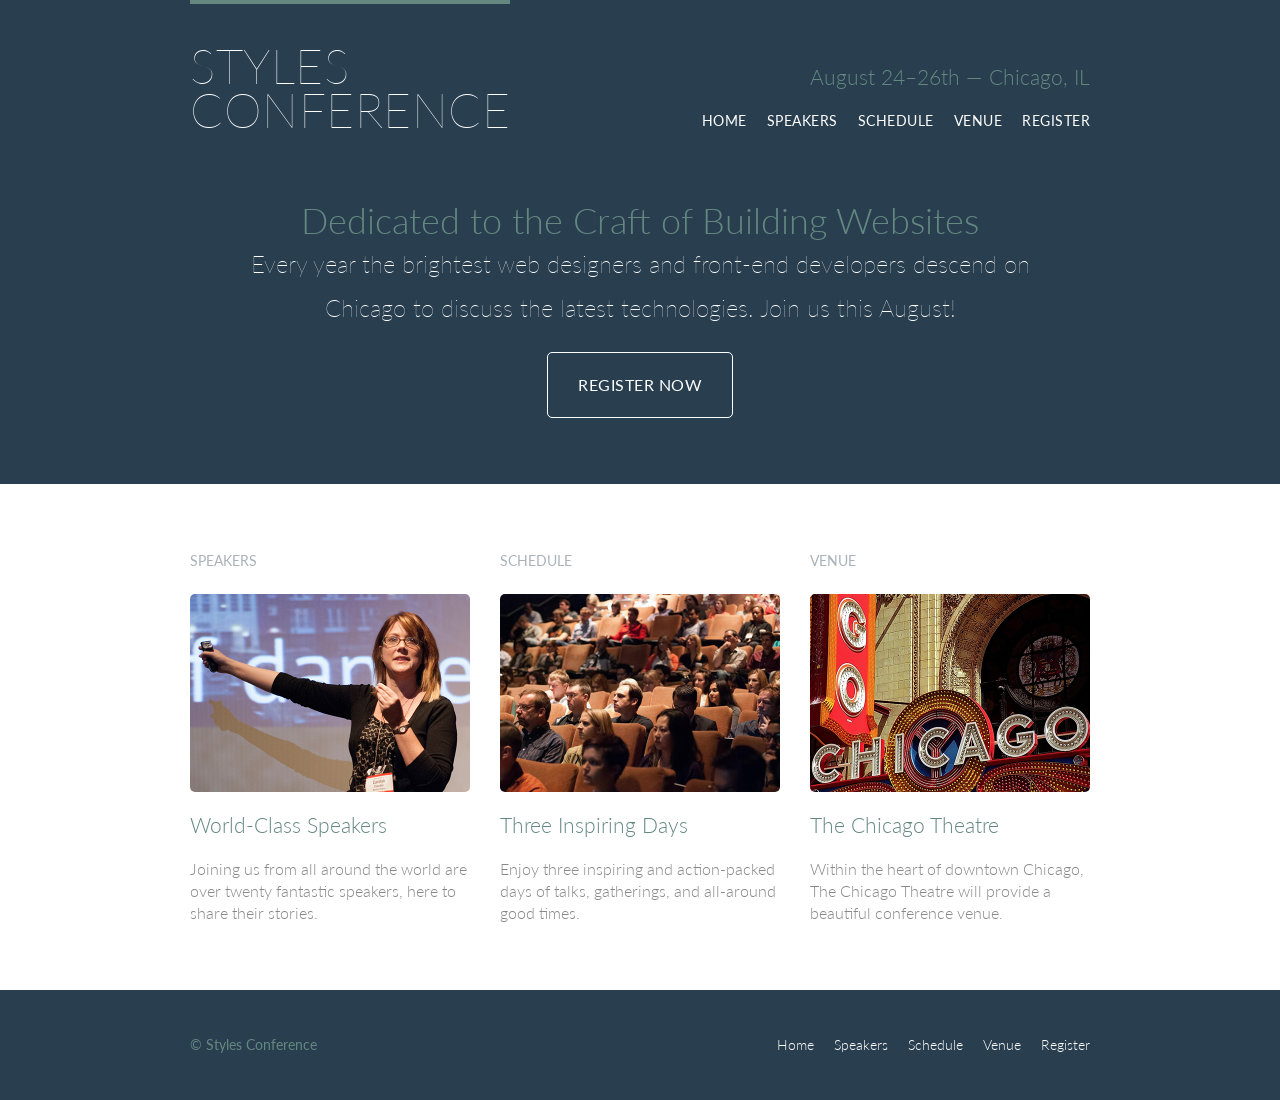
<file: shayhowe/index.html>
<!DOCTYPE html>
<html lang="en">

  <head>
    <meta charset="utf-8">
    <title>Styles Conference</title>
    <link rel="stylesheet" href="files/assets/stylesheets/main.css">
    <link rel="stylesheet" href="http://fonts.googleapis.com/css?family=Lato:100,300,400">
  </head>

  <body>

    <!-- Header -->

    <header class="primary-header container group">

      <h1 class="logo">
        <a href="index.html">Styles <br> Conference</a>
      </h1>

      <h3 class="tagline">August 24&ndash;26th &mdash; Chicago, IL</h3>

      <nav class="nav primary-nav">
        <ul>
          <li><a href="index.html">Home</a></li><!--
          --><li><a href="files/speakers.html">Speakers</a></li><!--
          --><li><a href="files/schedule.html">Schedule</a></li><!--
          --><li><a href="files/venue.html">Venue</a></li><!--
          --><li><a href="files/register.html">Register</a></li>
        </ul>
      </nav>

    </header>

    <!-- Hero -->

    <section class="hero container">

      <h2>Dedicated to the Craft of Building Websites</h2>

      <p>Every year the brightest web designers and front-end developers descend on Chicago to discuss the latest technologies. Join us this August!</p>

      <a class="btn btn-alt" href="files/register.html">Register Now</a>

    </section>

    <!-- Teasers -->

    <section class="row">
      <div class="grid">

        <!-- Speakers -->

        <section class="teaser col-1-3">
          <h5>Speakers</h5>
          <a href="files/speakers.html">
            <img src="files/assets/images/home/speakers.jpg" alt="Professional Speaker">
            <h3>World-Class Speakers</h3>
          </a>
          <p>Joining us from all around the world are over twenty fantastic speakers, here to share their stories.</p>
        </section><!--

        Schedule

        --><section class="teaser col-1-3">
          <h5>Schedule</h5>
          <a href="files/schedule.html">
            <img src="files/assets/images/home/schedule.jpg" alt="Conference Attendees">
            <h3>Three Inspiring Days</h3>
          </a>
          <p>Enjoy three inspiring and action-packed days of talks, gatherings, and all-around good times.</p>
        </section><!--

        Venue

        --><section class="teaser col-1-3">
          <h5>Venue</h5>
          <a href="files/venue.html">
            <img src="files/assets/images/home/venue.jpg" alt="The Chicago Theatre">
            <h3>The Chicago Theatre</h3>
          </a>
          <p>Within the heart of downtown Chicago, The Chicago Theatre will provide a beautiful conference venue.</p>
        </section>

      </div>
    </section>

    <!-- Footer -->

    <footer class="primary-footer container group">

      <small>&copy; Styles Conference</small>


      <nav class="nav">
        
        <ul>
          <li><a href="index.html">Home</a></li><!--
          --><li><a href="files/speakers.html">Speakers</a></li><!--
          --><li><a href="files/schedule.html">Schedule</a></li><!--
          --><li><a href="files/venue.html">Venue</a></li><!--
          --><li><a href="files/register.html">Register</a></li>
        </ul>
      </nav>

    </footer>

  </body>
</html>
</file>
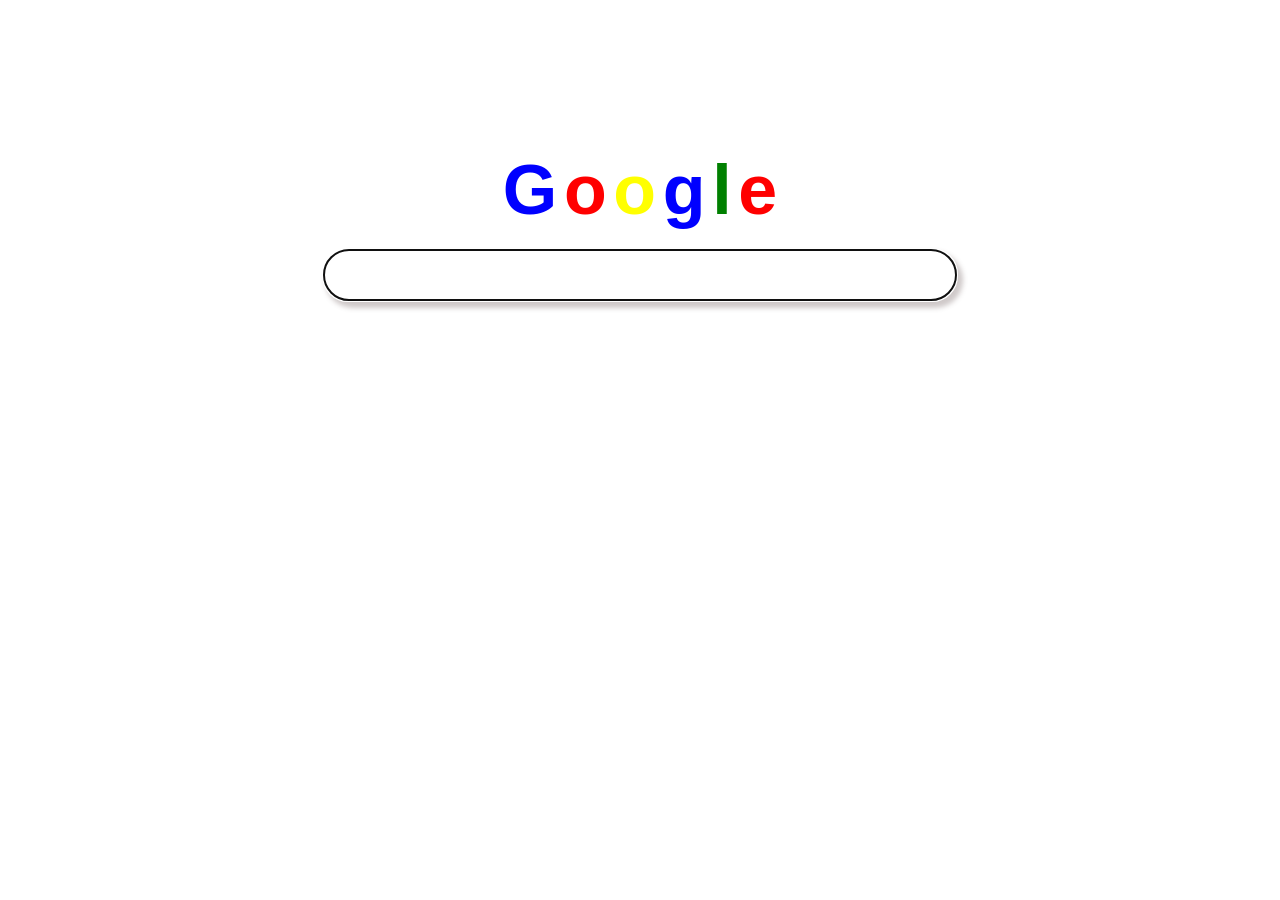
<file: html-css-fundamentals/google.html>
<!DOCTYPE html>
<html lang="en">
<head>
    <meta charset="UTF-8">
    <meta name="viewport" content="width=device-width, initial-scale=1.0">
    <title>Google | Home Page</title>
    <style>
        .title{
            margin-top: 150px;
        }
        h1 {
            text-align: center;
            font-family:  Tahoma, sans-serif;
            
        }
        h1 span{
            font-size: 70px;
            letter-spacing: none;
        }
        h1 span:nth-of-type(1){
            color: blue;
        }
        h1 span:nth-of-type(2){
            color: red;
        }
        h1 span:nth-of-type(3){
            color: yellow;
        }
        h1 span:nth-of-type(4){
            color: blue;
        }
        h1 span:nth-of-type(5){
            color: green;
        }
        h1 span:nth-of-type(6){
            color: red;
        }

        .search-box{
            width: 50%;
            margin: 0 auto;
        }
        .search-box input {
            width: 100%;
            height: 50px;
            border-radius: 30px;
            font-size: 16px;
            border: none;
            box-shadow: 4px 5px 5px 3px rgba(201, 195, 195, 0.897);

        }

        input:focus{
            border: none;
        }
     
    </style>
</head>
<body>
    <main>
        <section class="title">
            <h1>
                <span>G</span>
                <span>o</span>
                <span>o</span>
                <span>g</span>
                <span>l</span>
                <span>e</span>
            </h1>
        </section>
        <section class="search-box">
            <input type="search" autofocus>                
        </section>
    </main>
</body>
</html>
</file>
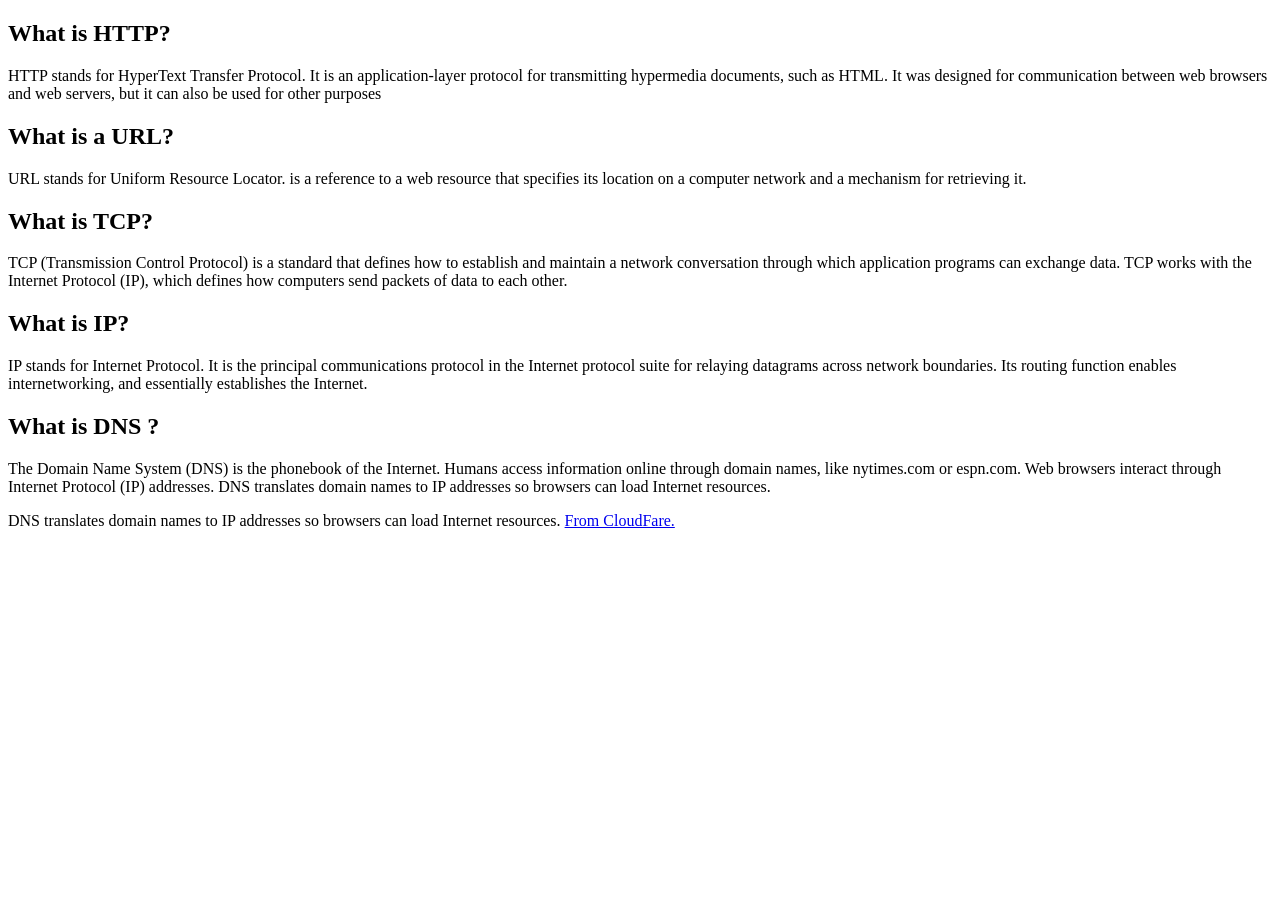
<file: javascript-fundamentals/webWorks.html>
<!DOCTYPE html>
<html lang="en">
<head>
    <meta charset="UTF-8">
    <meta name="viewport" content="width=device-width, initial-scale=1.0">
    <title>How the web works</title>
</head>
<body>
    <main>
        <section>
            <h2>What is HTTP?</h2>
            <p>HTTP stands for HyperText Transfer Protocol. It is an application-layer protocol for transmitting hypermedia documents, such as HTML. It was designed for
                 communication between web browsers and web servers, but it can also be used for other purposes</p>

            <h2>What is a URL?</h2>
            <p>URL stands for Uniform Resource Locator. is a reference to a web resource that 
                specifies its location on a computer network and a mechanism for retrieving it. </p>

            <h2>What is TCP?</h2>
            <p>TCP (Transmission Control Protocol) is a standard that defines how
                 to establish and maintain a network conversation through which application 
                 programs can exchange data. TCP works with the Internet Protocol (IP),
                 which defines how computers send packets of data to each other.</p>   
                 
             <h2>What is IP?</h2>
             <p>IP stands for Internet Protocol. It is the principal communications protocol in the Internet protocol suite for relaying datagrams across network boundaries. 
                 Its routing function enables internetworking, and essentially establishes the Internet.</p> 
                 
             <h2>What is DNS ?</h2>
             <p>The Domain Name System (DNS) is the phonebook of the Internet. 
                 Humans access information online through domain names, like nytimes.com or espn.com. Web browsers interact through Internet Protocol (IP) addresses.
                  DNS translates domain names to IP addresses so browsers can load Internet resources. <a href=""></a></p>    
                  DNS translates domain names to IP addresses so browsers can load Internet resources. <a href="https://www.cloudflare.com/learning/dns/what-is-dns/" target="="_blank>
                     From CloudFare.</a></p> 
                     
                     
        </section>
    </main>
</body>
</html>
</file>
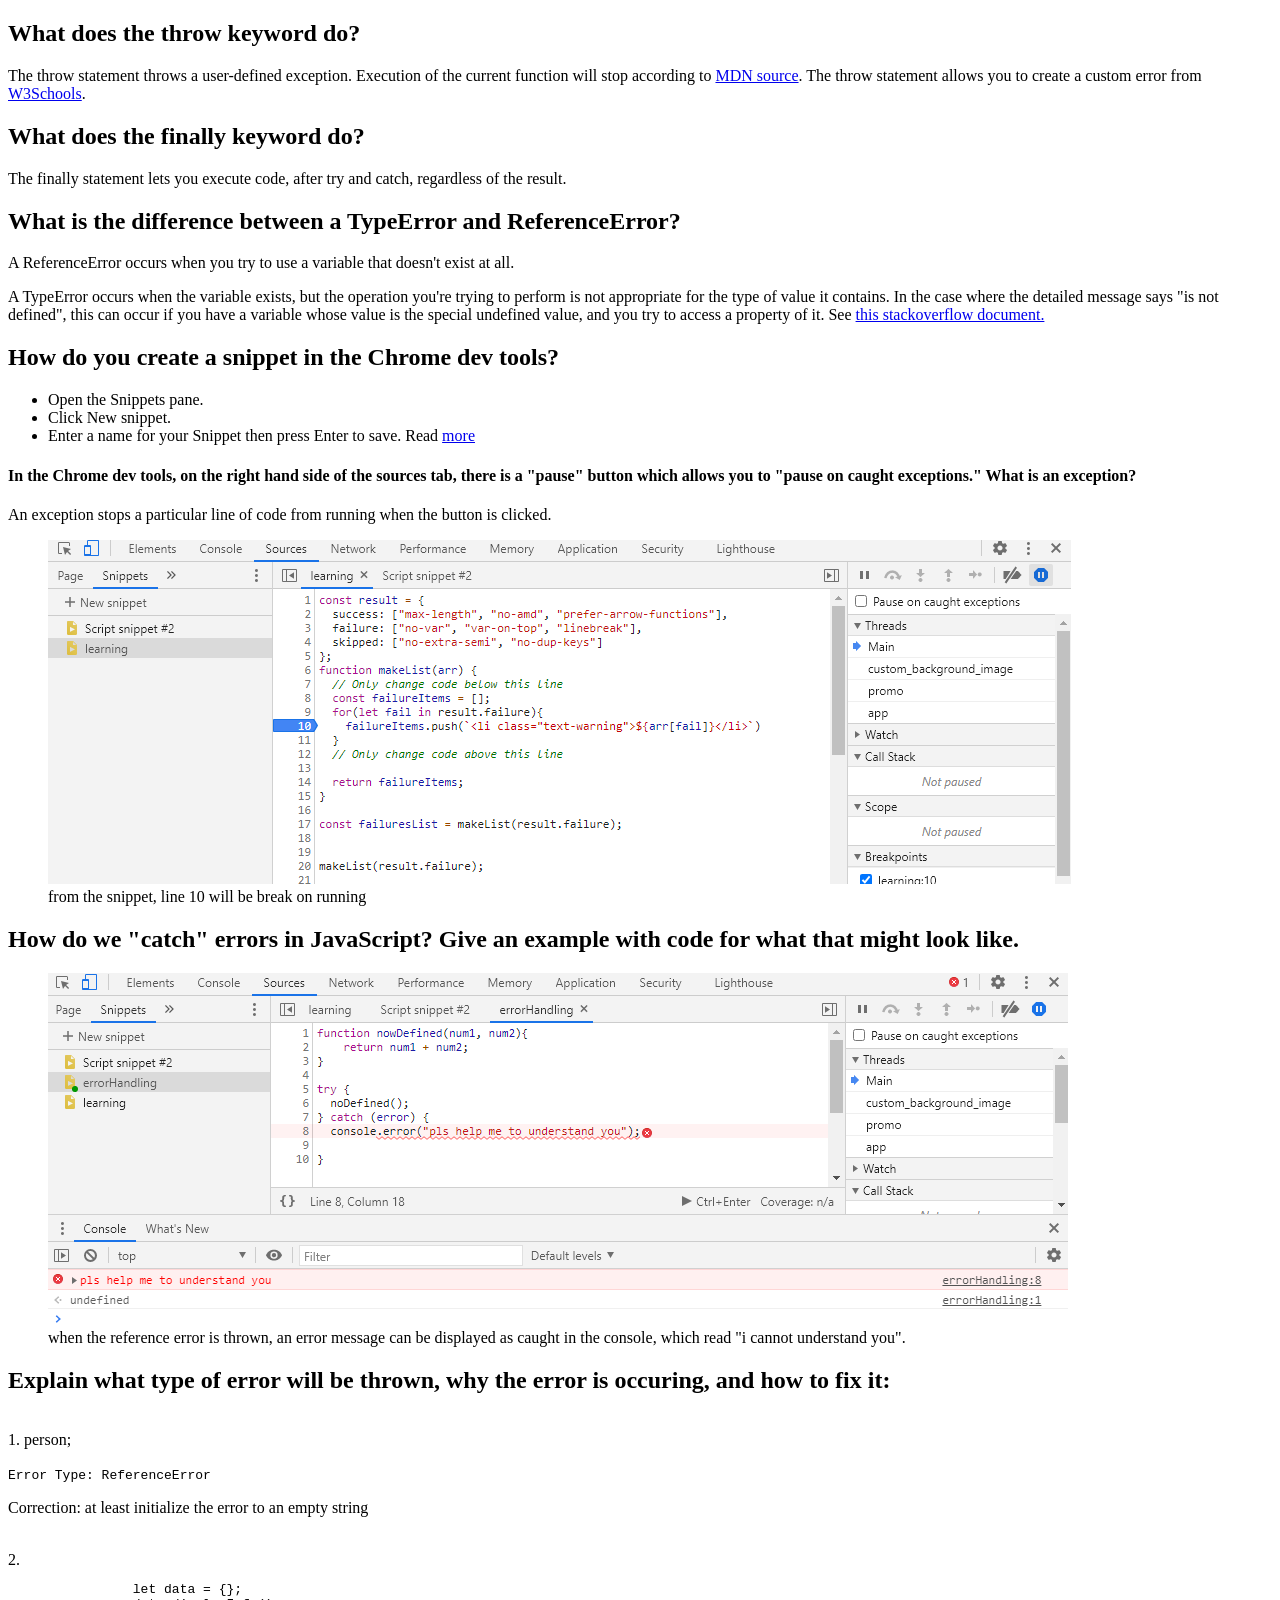
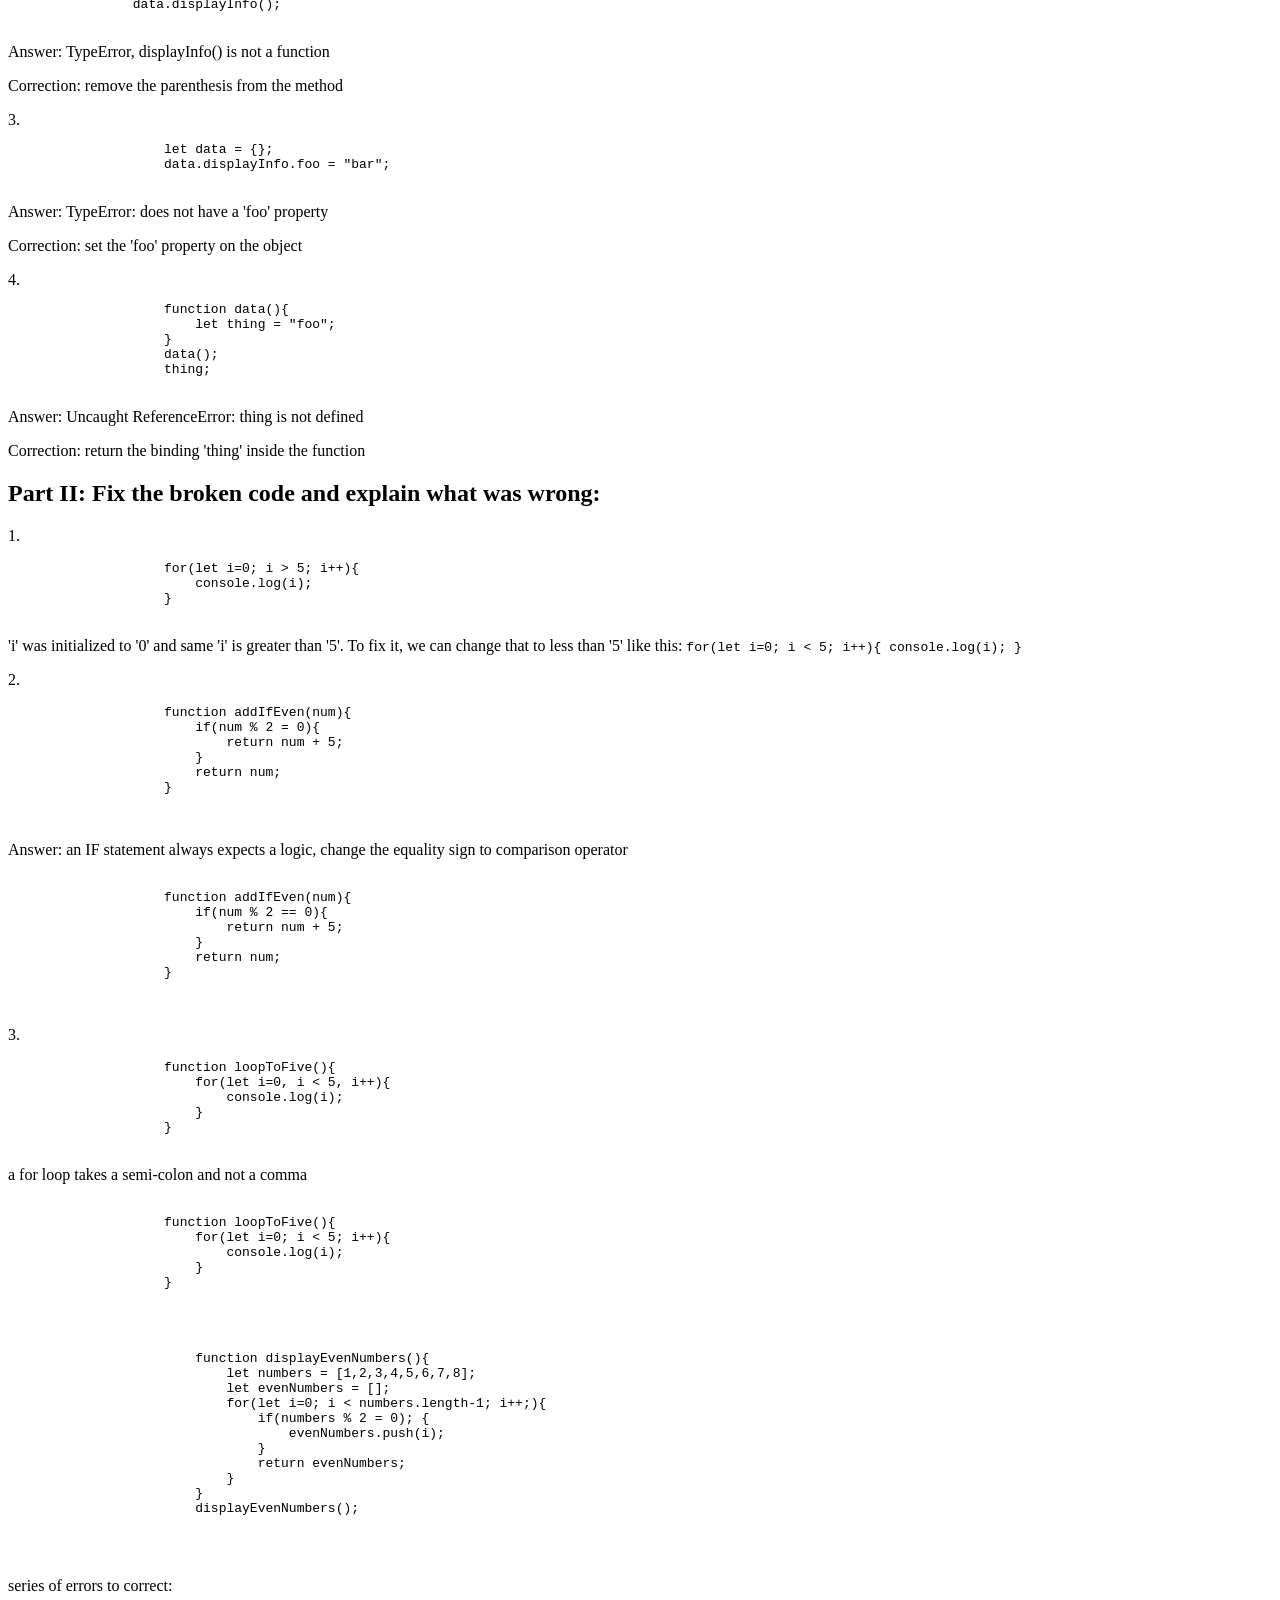
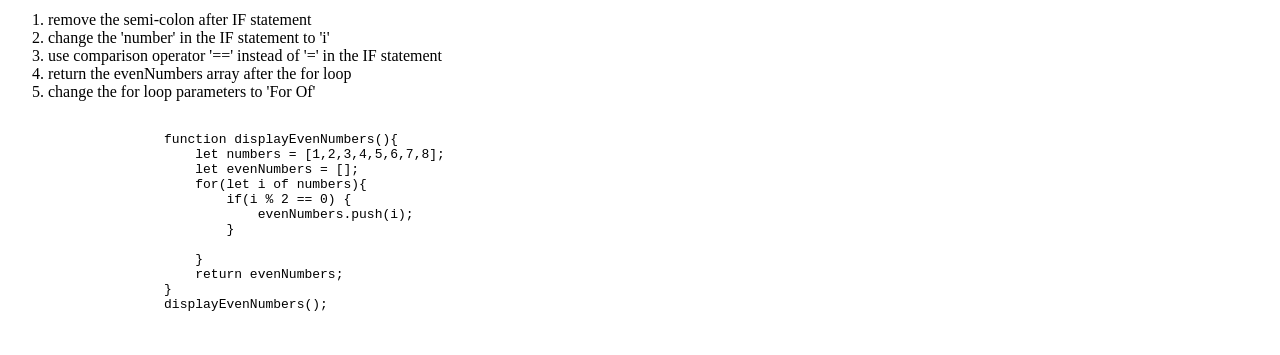
<file: ekobits/javascript-fundamentals/debug.html>
<!DOCTYPE html>
<html lang="en">
<head>
    <meta charset="UTF-8">
    <meta name="viewport" content="width=device-width, initial-scale=1.0">
    <title>debugging exercises</title>
</head>
<body>
    <main>
        <section>
            <h2>What does the throw keyword do?</h2>
            <p>The throw statement throws a user-defined exception.
                 Execution of the current function will stop according to <a href="https://developer.mozilla.org/en-US/docs/Web/JavaScript/Reference/Statements/throw" target="_blank">MDN source</a>. 
                 The throw statement allows you to create a custom error from <a href="https://www.w3schools.com/jsref/jsref_throw.asp" target="_blank">W3Schools</a>.</p>
       
            <h2>What does the finally keyword do?</h2>
            <p>The finally statement lets you execute code, after try and catch, regardless of the result.</p> 
            
            <h2>What is the difference between a TypeError and ReferenceError?</h2>
            <p>A ReferenceError occurs when you try to use a variable that doesn't exist at all.</p>
            <p>A TypeError occurs when the variable exists, but the operation you're trying 
                to perform is not appropriate for the type of value it contains. In the case where the detailed message says "is not defined", this can occur if you have
                 a variable whose value is the special undefined value, 
                 and you try to access a property of it. See 
                 <a href="https://stackoverflow.com/questions/12589391/difference-typeerror-and-referenceerror" target="_blank"> this stackoverflow document.</a>
                </p>
            
            <h2>How do you create a snippet in the Chrome dev tools?</h2>
            <ul>
                <li>Open the Snippets pane.</li>
                <li>Click New snippet.</li>
                <li>Enter a name for your Snippet then press Enter to save. Read <a href="https://developers.google.com/web/tools/chrome-devtools/javascript/snippets#:~:text=Naming%20a%20Snippet.-,Create%20a%20Snippet%20through%20the%20Command%20Menu,Enter%20to%20run%20the%20command.">more</a></li>
            </ul>

            <h4>In the Chrome dev tools, on the right hand side of the sources tab,
                 there is a "pause" button which allows you to "pause on caught exceptions." 
                 What is an exception?</h4>

             <p>An exception stops a particular line of code from running when the button is clicked.</p> 
             <figure>
                 <img src="img/exception.PNG" alt="eexception pause">
                 <figcaption>from the snippet, line 10 will be break on running </figcaption>
             </figure>   

             <h2>How do we "catch" errors in JavaScript? Give an example with code for what that might look like.</h2>

             <figure>
                 <img src="img/catch.PNG" alt="catch error">
                 <figcaption>when the reference error is thrown, an error message can be 
                     displayed as caught in the console, which read "i cannot understand you".
                 </figcaption>
             </figure>
        </section>
        <section>
            <h2>Explain what type of error will be thrown, why the error is occuring, and how to fix it:
            </h2><span> <br>1. person;</span>
            <p>
                <code>Error Type: ReferenceError</code>
            </p>
            <p>Correction: at least initialize the error to an empty string</p>

            <span><br> 2. <pre>
                let data = {};
                data.displayInfo();
            </pre></span>
            <p>Answer: TypeError, displayInfo() is not a  function</p>
            <p>Correction: remove the parenthesis from the method</p>

            <span>
                3. <pre>
                    let data = {};
                    data.displayInfo.foo = "bar";
                </pre>
            </span>
            <p>Answer: TypeError: does not have a 'foo' property</p>
            <p>Correction: set the 'foo' property on the object</p>

            <span>
               4. <pre>
                    function data(){
                        let thing = "foo";
                    }
                    data();
                    thing;
                </pre>

                <p>Answer: Uncaught ReferenceError: thing is not defined</p>
                <p>Correction: return the binding 'thing' inside the function</p>
            </span>
        </section>

        <section>
            <h1>Part II: Fix the broken code and explain what was wrong:</h1>

            <p>1.
                <pre>
                    for(let i=0; i > 5; i++){
                        console.log(i);
                    }
                </pre>
            </p>
            <p>'i' was initialized to '0' and same 'i' is greater than '5'. To fix it,
                we can change that to less than '5' like this:
                <code>
                    for(let i=0; i < 5; i++){
                        console.log(i);
                    }
                </code>
            </p>

            <p>
                2.
                <pre>
                    function addIfEven(num){
                        if(num % 2 = 0){
                            return num + 5;
                        }
                        return num;
                    }

                </pre>
            </p>
            <p>Answer: an IF statement always expects a logic, change the equality sign to comparison operator</p>
            <pre>
                <code>
                    function addIfEven(num){
                        if(num % 2 == 0){
                            return num + 5;
                        }
                        return num;
                    }
                </code>
            </pre>
            <p>
                3.
                <pre>
                    function loopToFive(){
                        for(let i=0, i < 5, i++){
                            console.log(i);
                        }
                    }
                </pre>
            </p>
            <p>a for loop takes a semi-colon and not a comma</p>
            <pre>
                <code>
                    function loopToFive(){
                        for(let i=0; i < 5; i++){
                            console.log(i);
                        }
                    }
                </code>
            </pre>

            <p>
                <pre>
                    <code>
                        function displayEvenNumbers(){
                            let numbers = [1,2,3,4,5,6,7,8];
                            let evenNumbers = [];
                            for(let i=0; i < numbers.length-1; i++;){
                                if(numbers % 2 = 0); {
                                    evenNumbers.push(i);
                                }
                                return evenNumbers;
                            }
                        }
                        displayEvenNumbers();

                    </code>
                </pre>
            </p>
            <p>series of errors to correct:</p>
            <ol>
                <li>remove the semi-colon after IF statement</li>
                <li>change the 'number' in the IF statement to 'i'</li>
                <li>use comparison operator '==' instead of '=' in the IF statement</li>
                <li>return the evenNumbers array after the for loop</li>
                <li>change the for loop parameters to 'For Of'</li>
            </ol>
            <pre>
                <code>
                    function displayEvenNumbers(){
                        let numbers = [1,2,3,4,5,6,7,8];
                        let evenNumbers = [];
                        for(let i of numbers){
                            if(i % 2 == 0) {
                                evenNumbers.push(i);
                            }
                            
                        }
                        return evenNumbers;
                    }
                    displayEvenNumbers();
                </code>
            </pre>
        </section>
    </main>
</body>
</html>
</file>
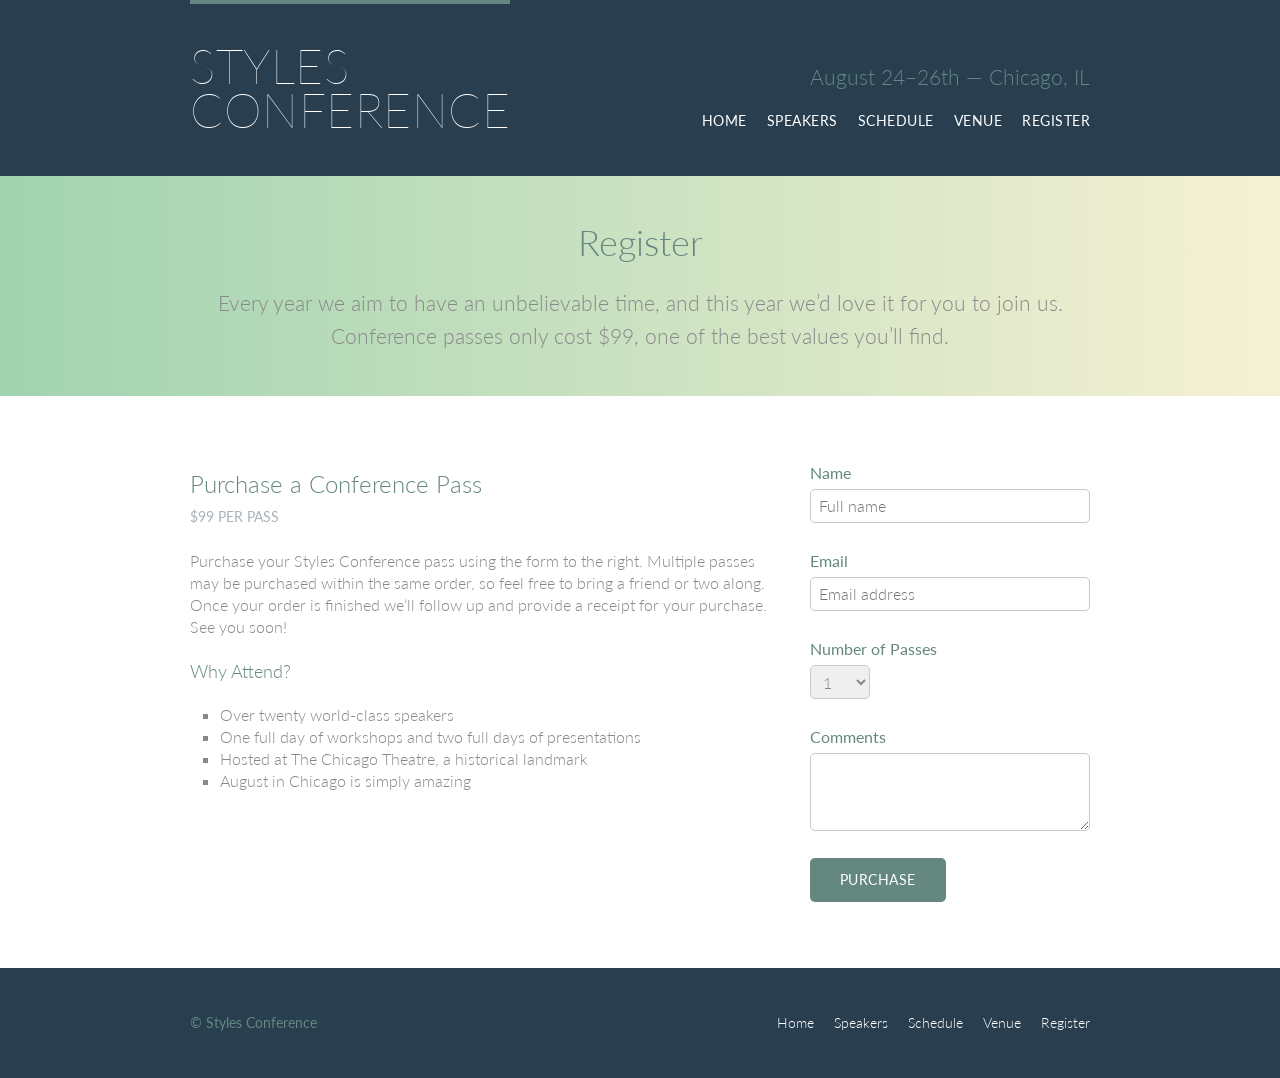
<file: ekobits/shayhowe/register.html>
<!DOCTYPE html>
<html lang="en">

  <head>

    <meta charset="utf-8">
    <title>Register - Styles Conference</title>
    <link rel="stylesheet" href="assets/stylesheets/main.css">
    <link rel="stylesheet" href="http://fonts.googleapis.com/css?family=Lato:100,300,400">
    
  </head>

  <body>

    <!-- Header -->

    <header class="primary-header container group">

      <h1 class="logo">
        <a href="index.html">Styles <br> Conference</a>
      </h1>

      <h3 class="tagline">August 24&ndash;26th &mdash; Chicago, IL</h3>

      <nav class="nav primary-nav">
        <ul>
          <li><a href="index.html">Home</a></li><!--
          --><li><a href="speakers.html">Speakers</a></li><!--
          --><li><a href="schedule.html">Schedule</a></li><!--
          --><li><a href="venue.html">Venue</a></li><!--
          --><li><a href="register.html">Register</a></li>
        </ul>
      </nav>

    </header>

    <!-- Lead -->

    <section class="row-alt">
      <div class="lead container">

        <h1>Register</h1>

        <p>Every year we aim to have an unbelievable time, and this year we&#8217;d love it for you to join us. Conference passes only cost $99, one of the best values you&#8217;ll find.</p>

      </div>
    </section>

    <!-- Main content -->

    <section class="row">
      <div class="grid">

        <!-- Details -->

        <section class="col-2-3">

          <h2>Purchase a Conference Pass</h2>
          <h5>$99 per Pass</h5>

          <p>Purchase your Styles Conference pass using the form to the right. Multiple passes may be purchased within the same order, so feel free to bring a friend or two along. Once your order is finished we&#8217;ll follow up and provide a receipt for your purchase. See you soon!</p>

          <h4>Why Attend?</h4>

          <ul class="why-attend">
            <li>Over twenty world-class speakers</li>
            <li>One full day of workshops and two full days of presentations</li>
            <li>Hosted at The Chicago Theatre, a historical landmark</li>
            <li>August in Chicago is simply amazing</li>
          </ul>

        </section><!--

        Registration form

        --><form class="col-1-3" action="#" method="post">

          <fieldset class="register-group">

            <label>
              Name
              <input type="text" name="name" placeholder="Full name" required>
            </label>

            <label>
              Email
              <input type="email" name="email" placeholder="Email address" required>
            </label>

            <label>
              Number of Passes
              <select name="quantity" required>
                <option value="1" selected>1</option>
                <option value="2">2</option>
                <option value="3">3</option>
                <option value="4">4</option>
                <option value="5">5</option>
              </select>
            </label>

            <label>
              Comments
              <textarea name="comments"></textarea>
            </label>

          </fieldset>

          <input class="btn btn-default" type="submit" name="submit" value="Purchase">

        </form>

      </div>
    </section>

    <!-- Footer -->

    <footer class="primary-footer container group">

      <small>&copy; Styles Conference</small>

      <nav class="nav">
        <ul>
          <li><a href="index.html">Home</a></li><!--
          --><li><a href="speakers.html">Speakers</a></li><!--
          --><li><a href="schedule.html">Schedule</a></li><!--
          --><li><a href="venue.html">Venue</a></li><!--
          --><li><a href="register.html">Register</a></li>
        </ul>
      </nav>

    </footer>

  </body>
</html>
</file>
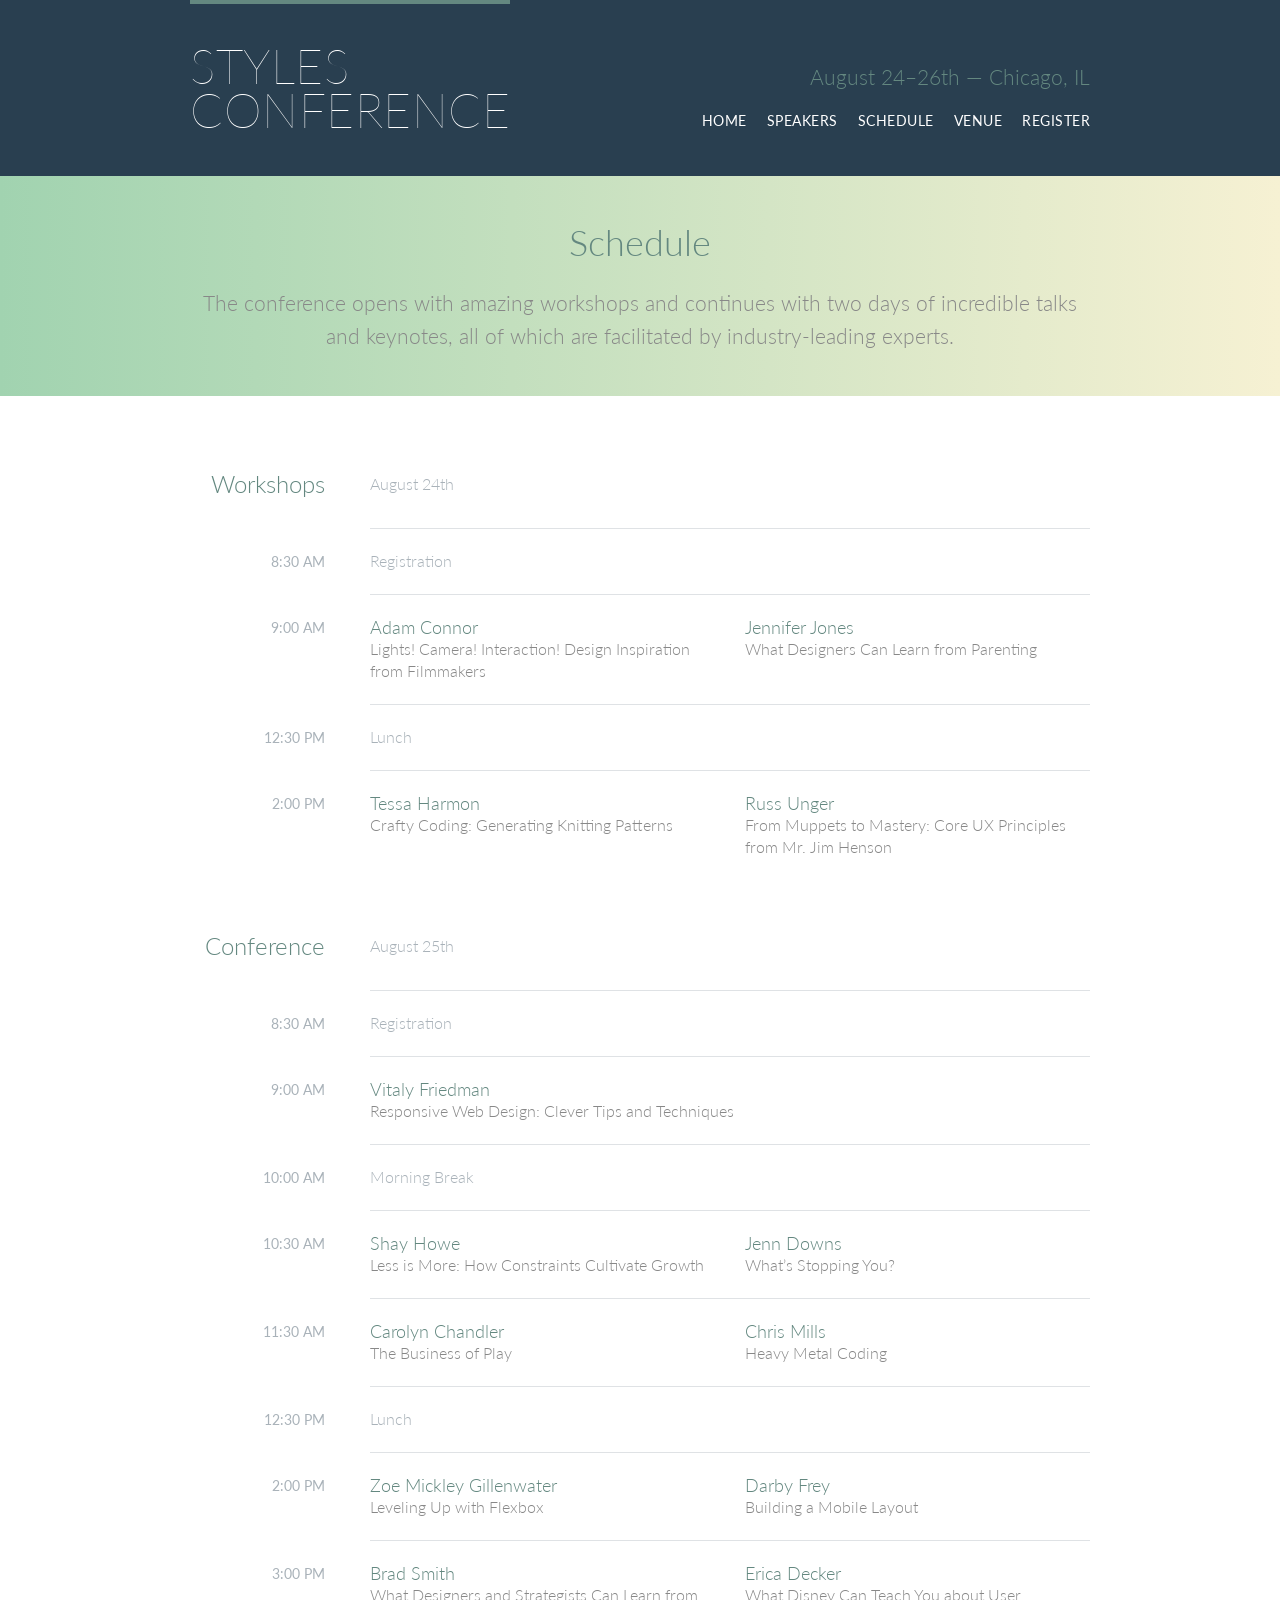
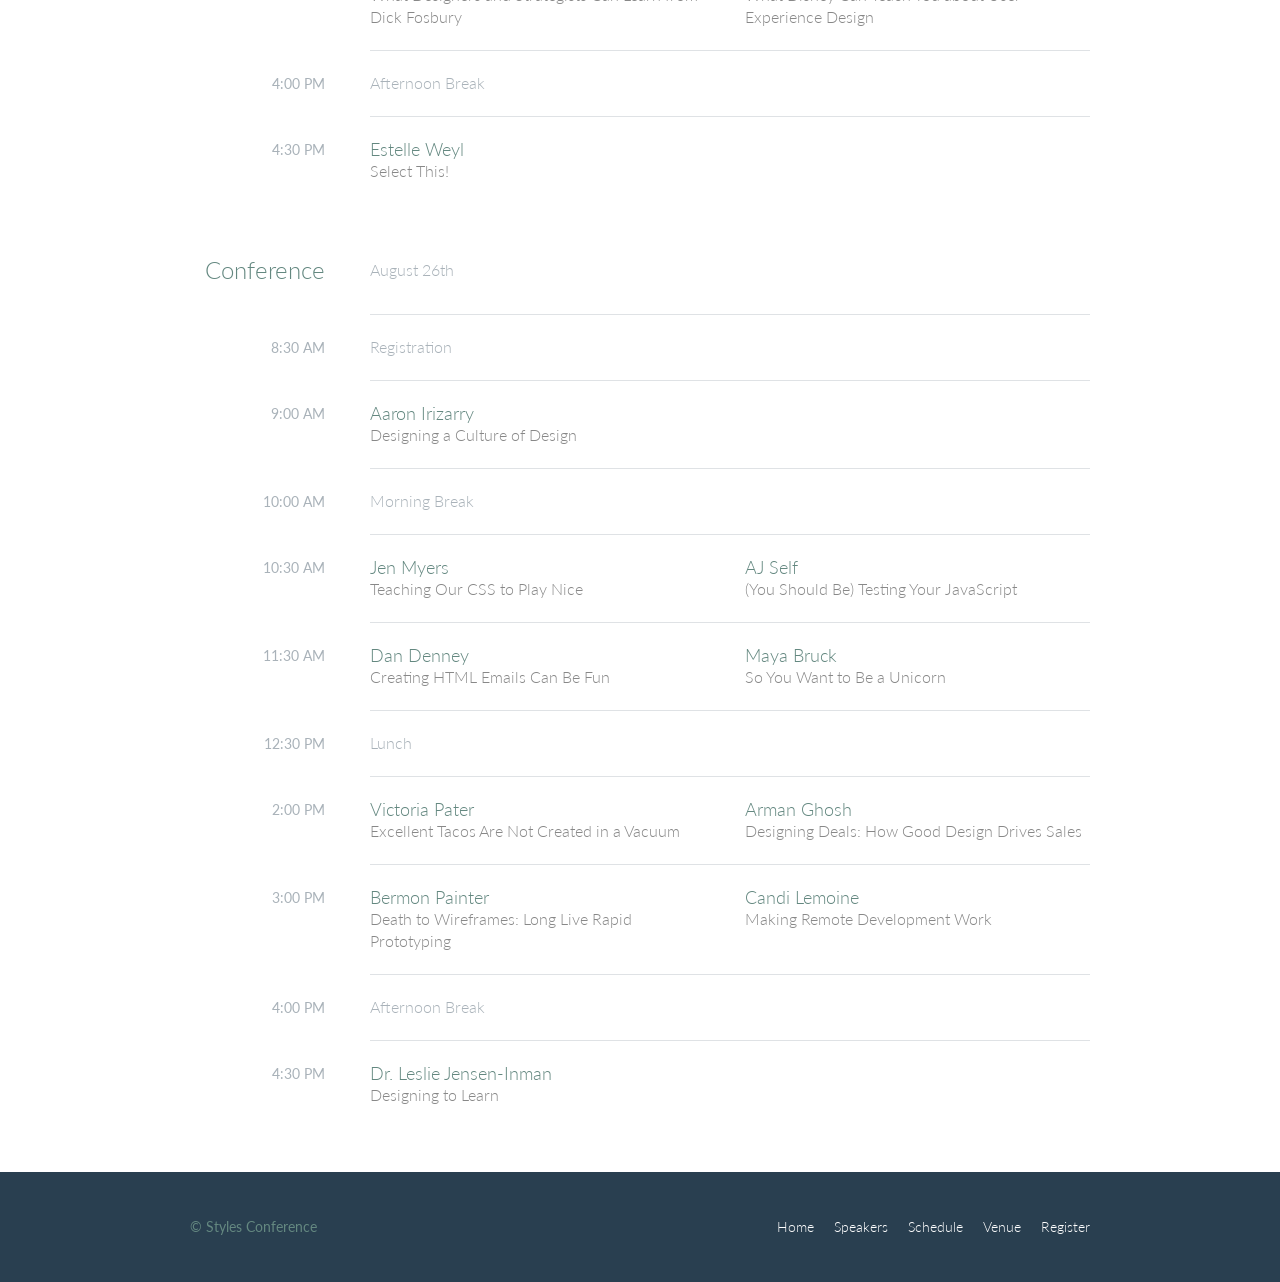
<file: ekobits/shayhowe/schedule.html>
<!DOCTYPE html>
<html lang="en">

  <head>
    <meta charset="utf-8">
    <title>Schedule - Styles Conference</title>
    <link rel="stylesheet" href="assets/stylesheets/main.css">
    <link rel="stylesheet" href="http://fonts.googleapis.com/css?family=Lato:100,300,400">
  </head>

  <body>
    

    <!-- Header -->


    <header class="primary-header container group">

      <h1 class="logo">
        <a href="index.html">Styles <br> Conference</a>
      </h1>

      <h3 class="tagline">August 24&ndash;26th &mdash; Chicago, IL</h3>

      <nav class="nav primary-nav">
        <ul>
          <li><a href="index.html">Home</a></li><!--
          --><li><a href="speakers.html">Speakers</a></li><!--
          --><li><a href="schedule.html">Schedule</a></li><!--
          --><li><a href="venue.html">Venue</a></li><!--
          --><li><a href="register.html">Register</a></li>
        </ul>
      </nav>

    </header>

    <!-- Lead -->

    <section class="row-alt">
      <div class="lead container">

        <h1>Schedule</h1>

        <p>The conference opens with amazing workshops and continues with two days of incredible talks and keynotes, all of which are facilitated by industry-leading experts.</p>

      </div>
    </section>

    <!-- Main content -->

    <section class="row">
      <div class="container">

        <!-- Workshops -->

        <table>
          <thead>
            <tr>
              <th scope="row">
                Workshops
              </th>
              <td class="schedule-offset" colspan="2">
                August 24th
              </td>
            </tr>
          </thead>
          <tbody>
            <tr>
              <th scope="row">
                <time datetime="08:30:00">8:30 AM</time>
              </th>
              <td class="schedule-offset" colspan="2">
                Registration
              </td>
            </tr>
            <tr>
              <th scope="row">
                <time datetime="09:00:00">9:00 AM</time>
              </th>
              <td>
                <a href="speakers.html#adam-connor">
                  <h4>Adam Connor</h4>
                  Lights! Camera! Interaction! Design Inspiration from Filmmakers
                </a>
              </td>
              <td>
                <a href="speakers.html#jennifer-jones">
                  <h4>Jennifer Jones</h4>
                  What Designers Can Learn from Parenting
                </a>
              </td>
            </tr>
            <tr>
              <th scope="row">
                <time datetime="12:30:00">12:30 PM</time>
              </th>
              <td class="schedule-offset" colspan="2">
                Lunch
              </td>
            </tr>
            <tr>
              <th scope="row">
                <time datetime="14:00">2:00 PM</time>
              </th>
              <td>
                <a href="speakers.html#tessa-harmon">
                  <h4>Tessa Harmon</h4>
                  Crafty Coding: Generating Knitting Patterns
                </a>
              </td>
              <td>
                <a href="speakers.html#russ-unger">
                  <h4>Russ Unger</h4>
                  From Muppets to Mastery: Core UX Principles from Mr. Jim Henson
                </a>
              </td>
            </tr>
          </tbody>
        </table>

        <!-- Conference -->

        <table>
          <thead>
            <tr>
              <th scope="row">
                Conference
              </th>
              <td class="schedule-offset" colspan="2">
                August 25th
              </td>
            </tr>
          </thead>
          <tbody>
            <tr>
              <th scope="row">
                <time datetime="08:30:00">8:30 AM</time>
              </th>
              <td class="schedule-offset" colspan="2">
                Registration
              </td>
            </tr>
            <tr>
              <th scope="row">
                <time datetime="09:00:00">9:00 AM</time>
              </th>
              <td colspan="2">
                <a href="speakers.html#vitaly-friedman">
                  <h4>Vitaly Friedman</h4>
                  Responsive Web Design: Clever Tips and Techniques
                </a>
              </td>
            </tr>
            <tr>
              <th scope="row">
                <time datetime="10:00:00">10:00 AM</time>
              </th>
              <td class="schedule-offset" colspan="2">
                Morning Break
              </td>
            </tr>
            <tr>
              <th scope="row">
                <time datetime="10:30:00">10:30 AM</time>
              </th>
              <td>
                <a href="speakers.html#shay-howe">
                  <h4>Shay Howe</h4>
                  Less is More: How Constraints Cultivate Growth
                </a>
              </td>
              <td>
                <a href="speakers.html#jenn-downs">
                  <h4>Jenn Downs</h4>
                  What&#8217;s Stopping You?
                </a>
              </td>
            </tr>
            <tr>
              <th scope="row">
                <time datetime="11:30:00">11:30 AM</time>
              </th>
              <td>
                <a href="speakers.html#carolyn-chandler">
                  <h4>Carolyn Chandler</h4>
                  The Business of Play
                </a>
              </td>
              <td>
                <a href="speakers.html#chris-mills">
                  <h4>Chris Mills</h4>
                  Heavy Metal Coding
                </a>
              </td>
            </tr>
            <tr>
              <th scope="row">
                <time datetime="12:30:00">12:30 PM</time>
              </th>
              <td class="schedule-offset" colspan="2">
                Lunch
              </td>
            </tr>
            <tr>
              <th scope="row">
                <time datetime="14:00">2:00 PM</time>
              </th>
              <td>
                <a href="speakers.html#zoe-mickley-gillenwater">
                  <h4>Zoe Mickley Gillenwater</h4>
                  Leveling Up with Flexbox
                </a>
              </td>
              <td>
                <a href="speakers.html#darby-frey">
                  <h4>Darby Frey</h4>
                  Building a Mobile Layout
                </a>
              </td>
            </tr>
            <tr>
              <th scope="row">
                <time datetime="15:00:00">3:00 PM</time>
              </th>
              <td>
                <a href="speakers.html#brad-smith">
                  <h4>Brad Smith</h4>
                  What Designers and Strategists Can Learn from Dick Fosbury
                </a>
              </td>
              <td>
                <a href="speakers.html#erica-decker">
                  <h4>Erica Decker</h4>
                  What Disney Can Teach You about User Experience Design
                </a>
              </td>
            </tr>
            <tr>
              <th scope="row">
                <time datetime="16:00:00">4:00 PM</time>
              </th>
              <td class="schedule-offset" colspan="2">
                Afternoon Break
              </td>
            </tr>
            <tr>
              <th scope="row">
                <time datetime="16:30:00">4:30 PM</time>
              </th>
              <td colspan="2">
                <a href="speakers.html#estelle-weyl">
                  <h4>Estelle Weyl</h4>
                  Select This!
                </a>
              </td>
            </tr>
          </tbody>
        </table>

        <!-- Conference -->

        <table>
          <thead>
            <tr>
              <th scope="row">
                Conference
              </th>
              <td class="schedule-offset" colspan="2">
                August 26th
              </td>
            </tr>
          </thead>
          <tbody>
            <tr>
              <th scope="row">
                <time datetime="08:30:00">8:30 AM</time>
              </th>
              <td class="schedule-offset" colspan="2">
                Registration
              </td>
            </tr>
            <tr>
              <th scope="row">
                <time datetime="09:00:00">9:00 AM</time>
              </th>
              <td colspan="2">
                <a href="speakers.html#aaron-irizarry">
                  <h4>Aaron Irizarry</h4>
                  Designing a Culture of Design
                </a>
              </td>
            </tr>
            <tr>
              <th scope="row">
                <time datetime="10:00:00">10:00 AM</time>
              </th>
              <td class="schedule-offset" colspan="2">
                Morning Break
              </td>
            </tr>
            <tr>
              <th scope="row">
                <time datetime="10:30:00">10:30 AM</time>
              </th>
              <td>
                <a href="speakers.html#jen-myers">
                  <h4>Jen Myers</h4>
                  Teaching Our CSS to Play Nice
                </a>
              </td>
              <td>
                <a href="speakers.html#aj-self">
                  <h4>AJ Self</h4>
                  (You Should Be) Testing Your JavaScript
                </a>
              </td>
            </tr>
            <tr>
              <th scope="row">
                <time datetime="11:30:00">11:30 AM</time>
              </th>
              <td>
                <a href="speakers.html#dan-denney">
                  <h4>Dan Denney</h4>
                  Creating HTML Emails Can Be Fun
                </a>
              </td>
              <td>
                <a href="speakers.html#maya-bruck">
                  <h4>Maya Bruck</h4>
                  So You Want to Be a Unicorn
                </a>
              </td>
            </tr>
            <tr>
              <th scope="row">
                <time datetime="12:30:00">12:30 PM</time>
              </th>
              <td class="schedule-offset" colspan="2">
                Lunch
              </td>
            </tr>
            <tr>
              <th scope="row">
                <time datetime="14:00">2:00 PM</time>
              </th>
              <td>
                <a href="speakers.html#victoria-pater">
                  <h4>Victoria Pater</h4>
                  Excellent Tacos Are Not Created in a Vacuum
                </a>
              </td>
              <td>
                <a href="speakers.html#arman-ghosh">
                  <h4>Arman Ghosh</h4>
                  Designing Deals: How Good Design Drives Sales
                </a>
              </td>
            </tr>
            <tr>
              <th scope="row">
                <time datetime="15:00:00">3:00 PM</time>
              </th>
              <td>
                <a href="speakers.html#bermon-painter">
                  <h4>Bermon Painter</h4>
                  Death to Wireframes: Long Live Rapid Prototyping
                </a>
              </td>
              <td>
                <a href="speakers.html#candi-lemoine">
                  <h4>Candi Lemoine</h4>
                  Making Remote Development Work
                </a>
              </td>
            </tr>
            <tr>
              <th scope="row">
                <time datetime="16:00:00">4:00 PM</time>
              </th>
              <td class="schedule-offset" colspan="2">
                Afternoon Break
              </td>
            </tr>
            <tr>
              <th scope="row">
                <time datetime="16:30:00">4:30 PM</time>
              </th>
              <td colspan="2">
                <a href="speakers.html#leslie-jensen-inman">
                  <h4>Dr. Leslie Jensen-Inman</h4>
                  Designing to Learn
                </a>
              </td>
            </tr>
          </tbody>
        </table>

      </div>
    </section>

    <!-- Footer -->

    <footer class="primary-footer container group">

      <small>&copy; Styles Conference</small>

      <nav class="nav">
        <ul>
          <li><a href="index.html">Home</a></li><!--
          --><li><a href="speakers.html">Speakers</a></li><!--
          --><li><a href="schedule.html">Schedule</a></li><!--
          --><li><a href="venue.html">Venue</a></li><!--
          --><li><a href="register.html">Register</a></li>
        </ul>
      </nav>

    </footer>

  </body>
</html>
</file>
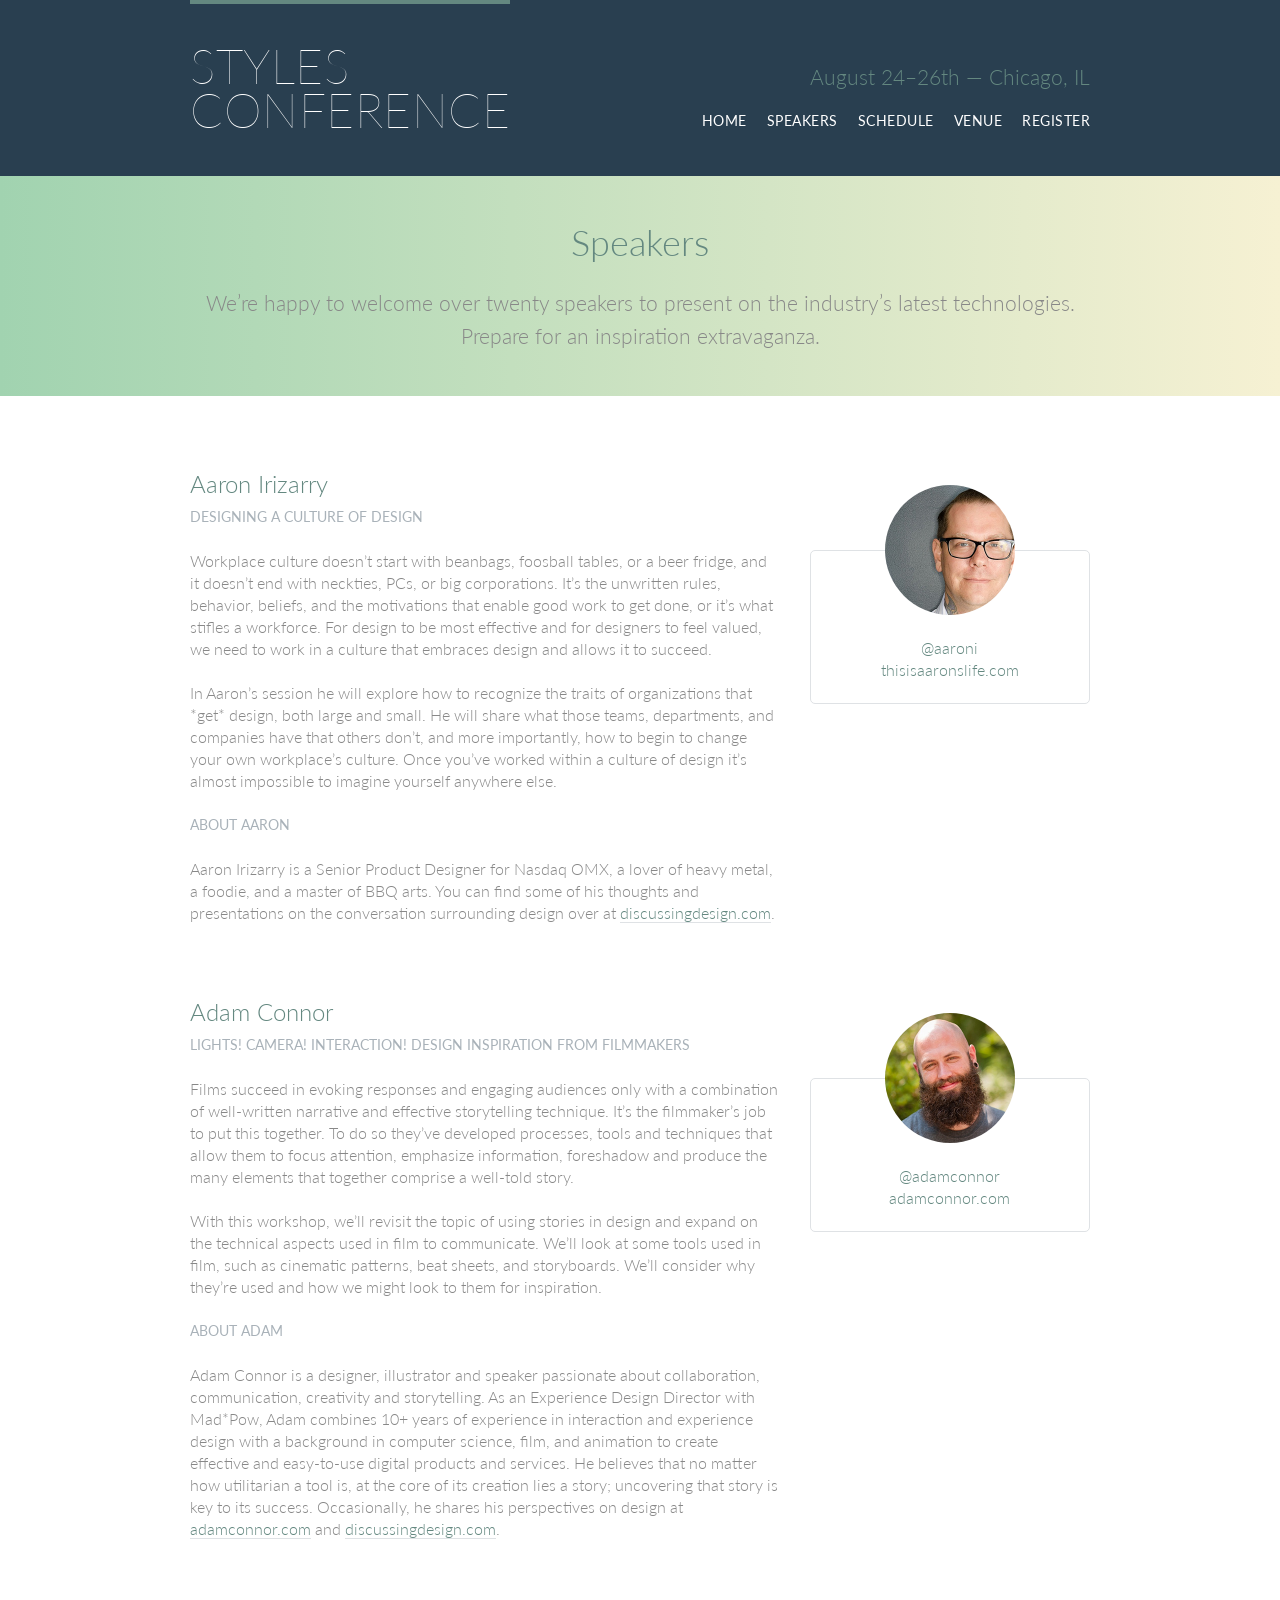
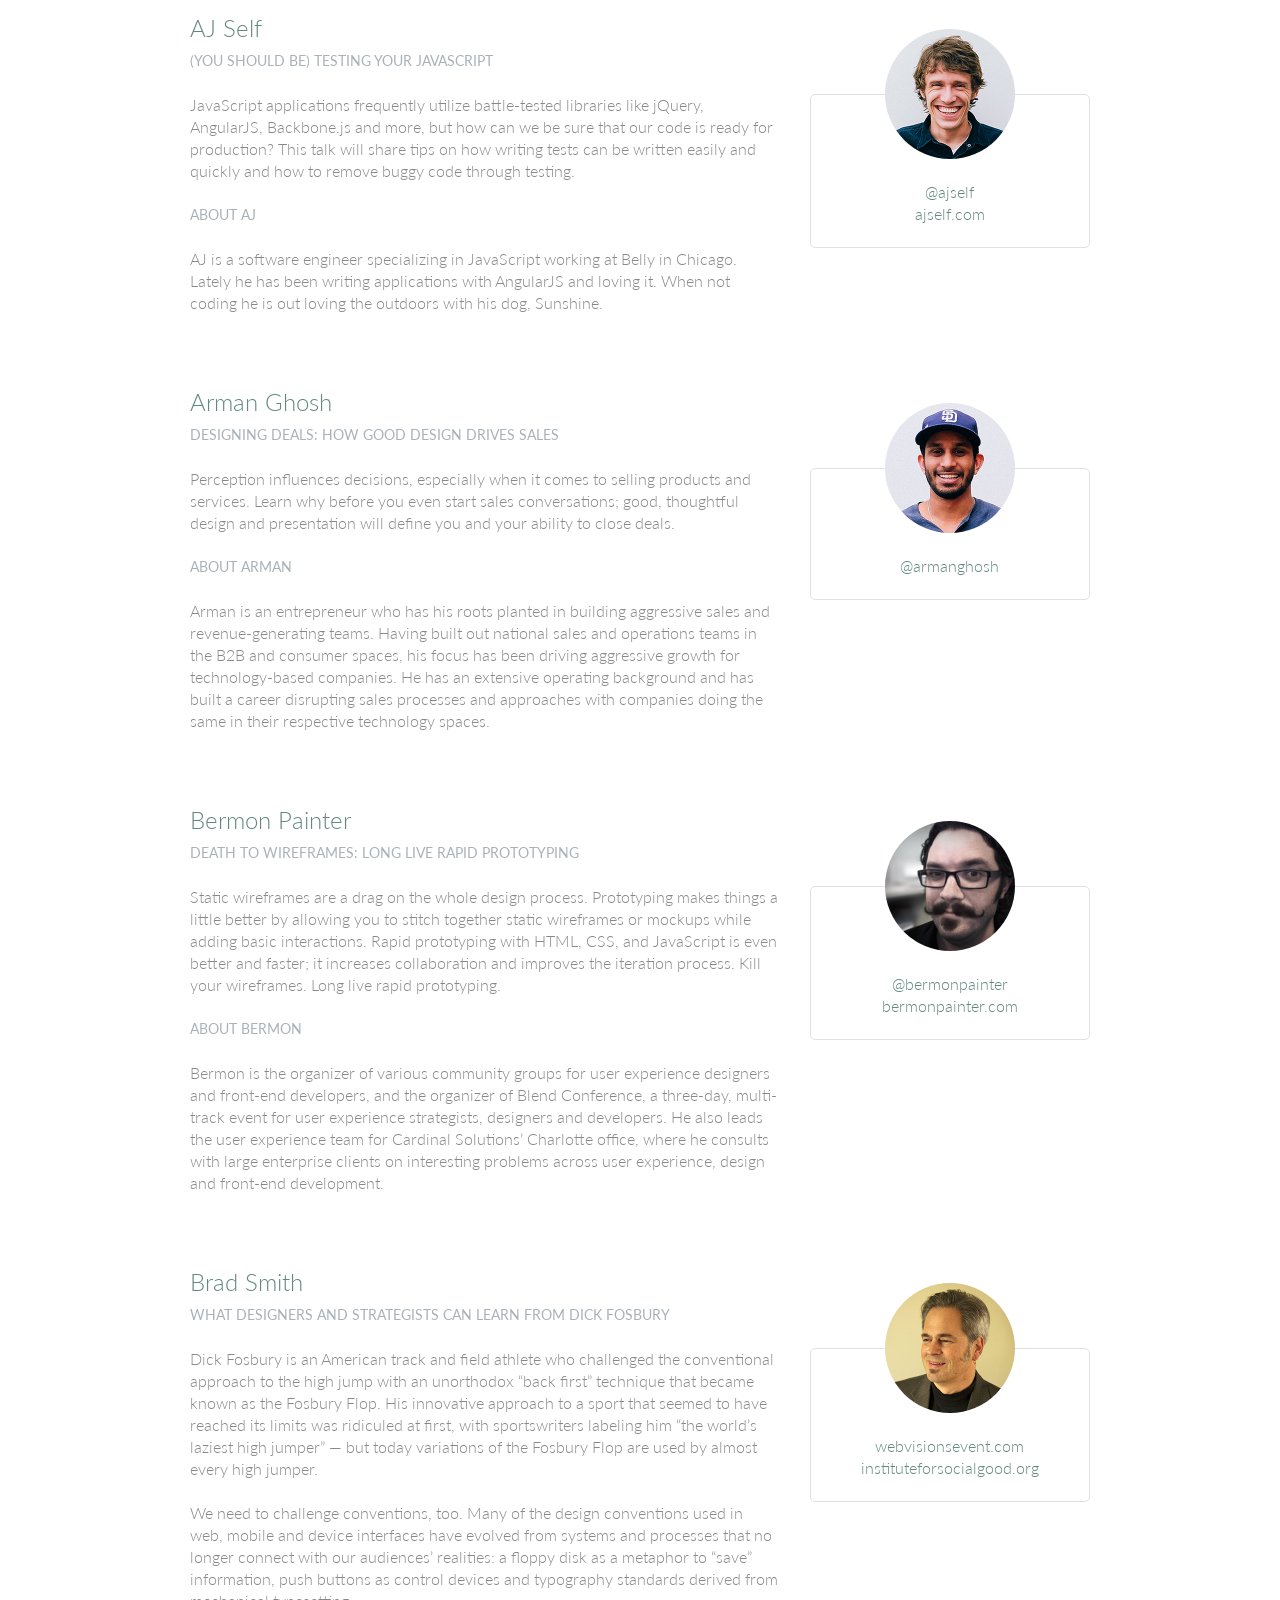
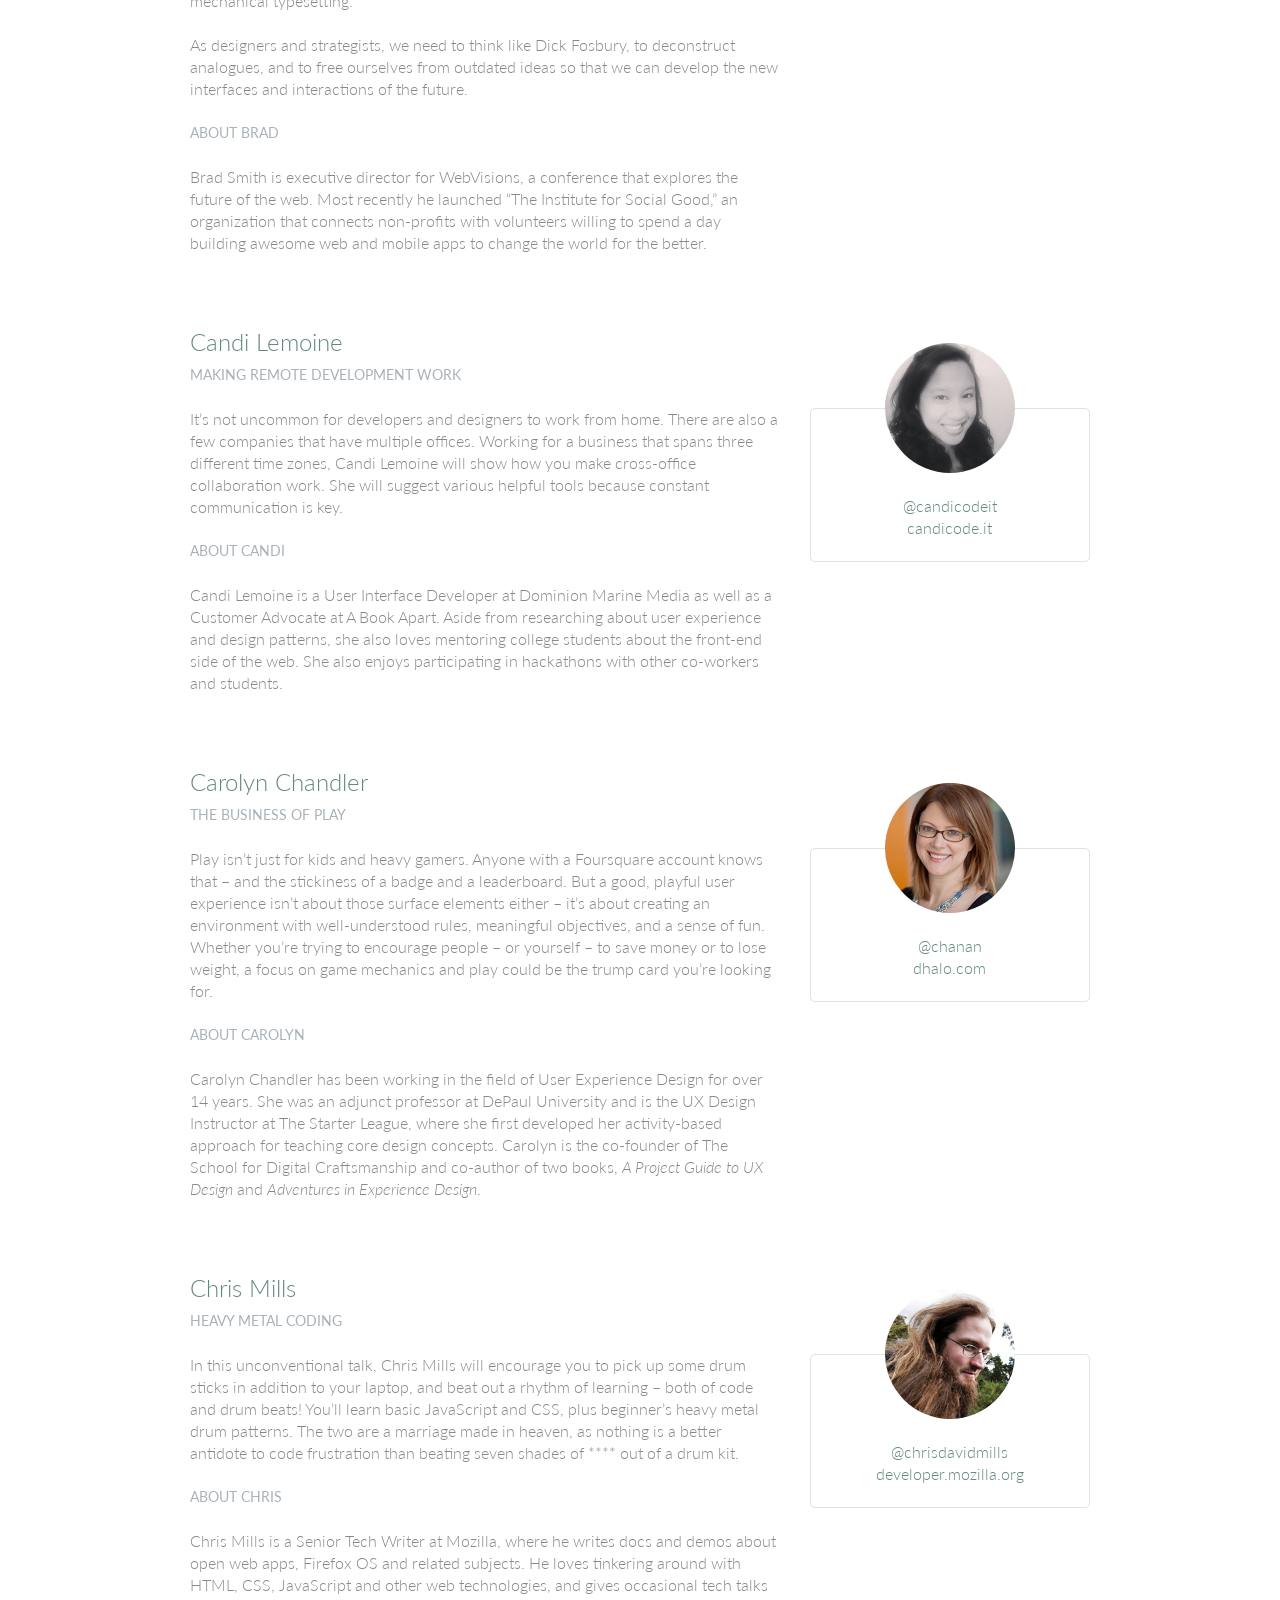
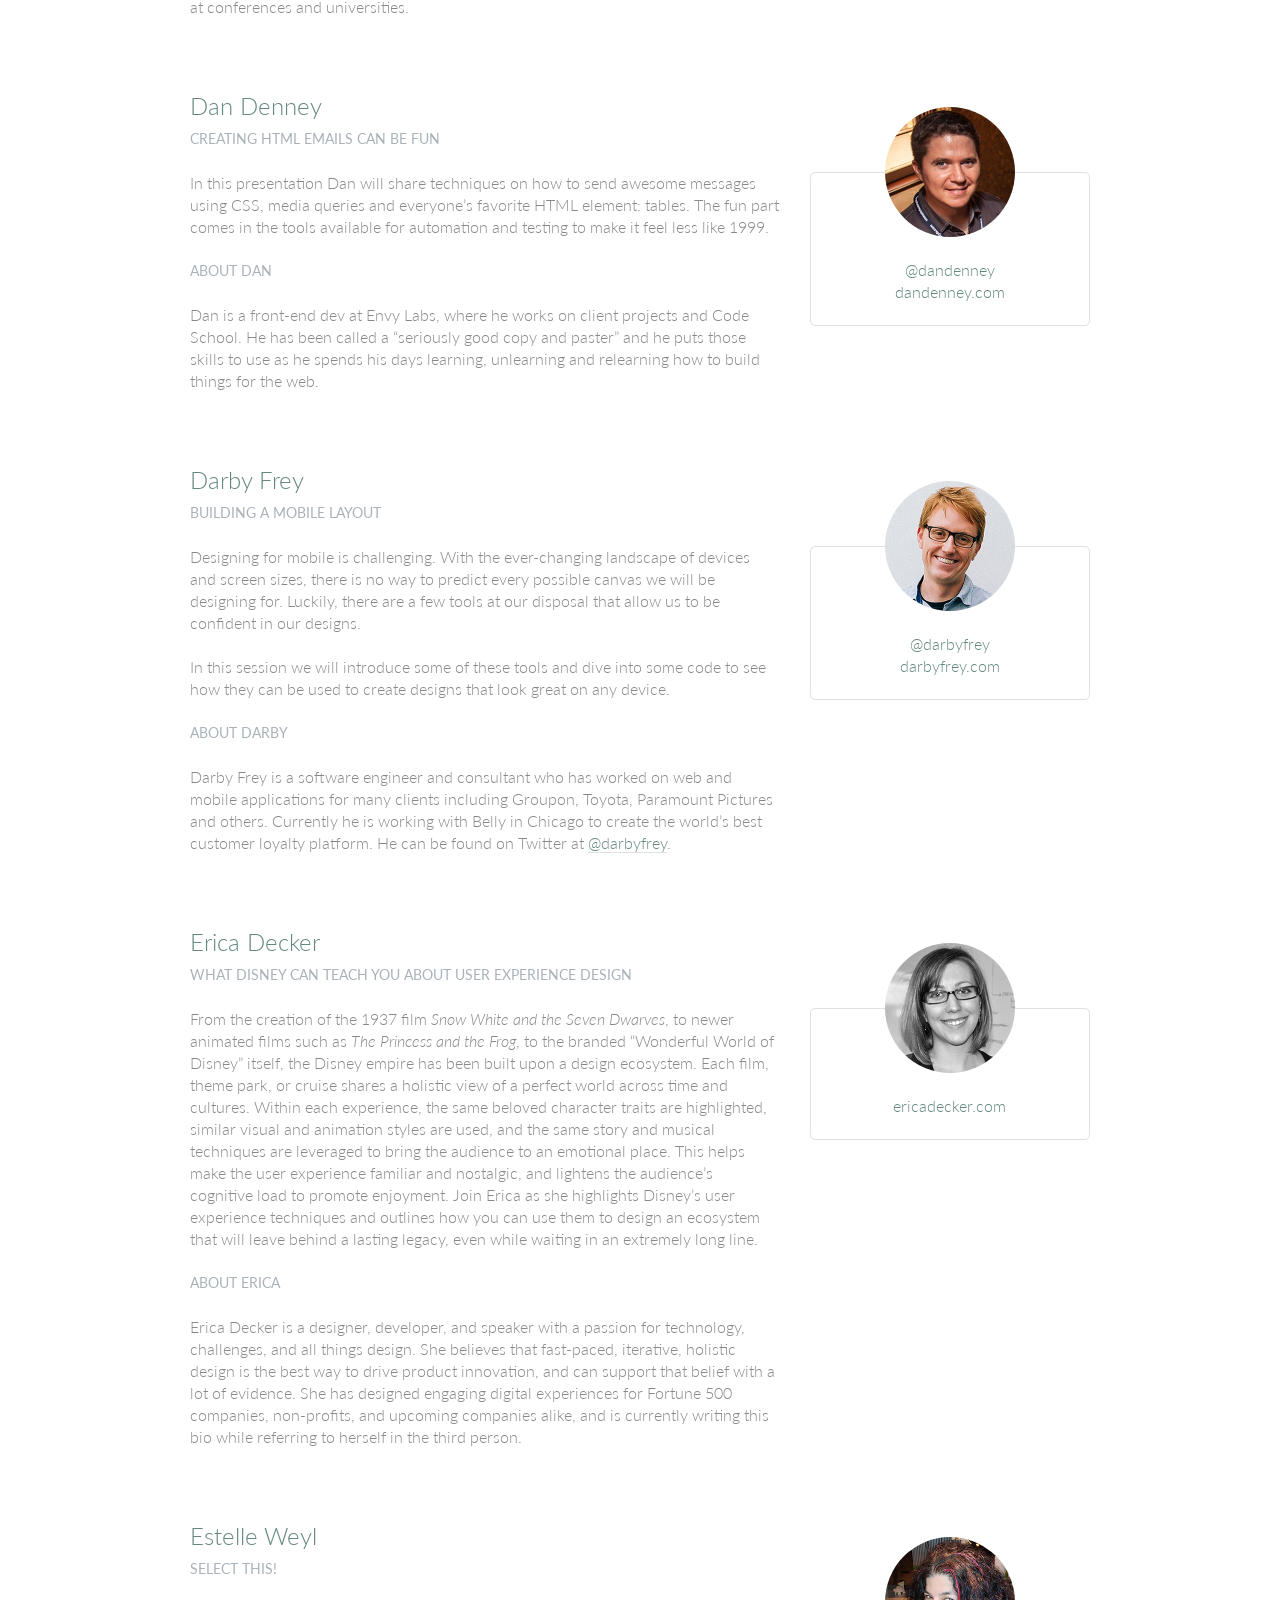
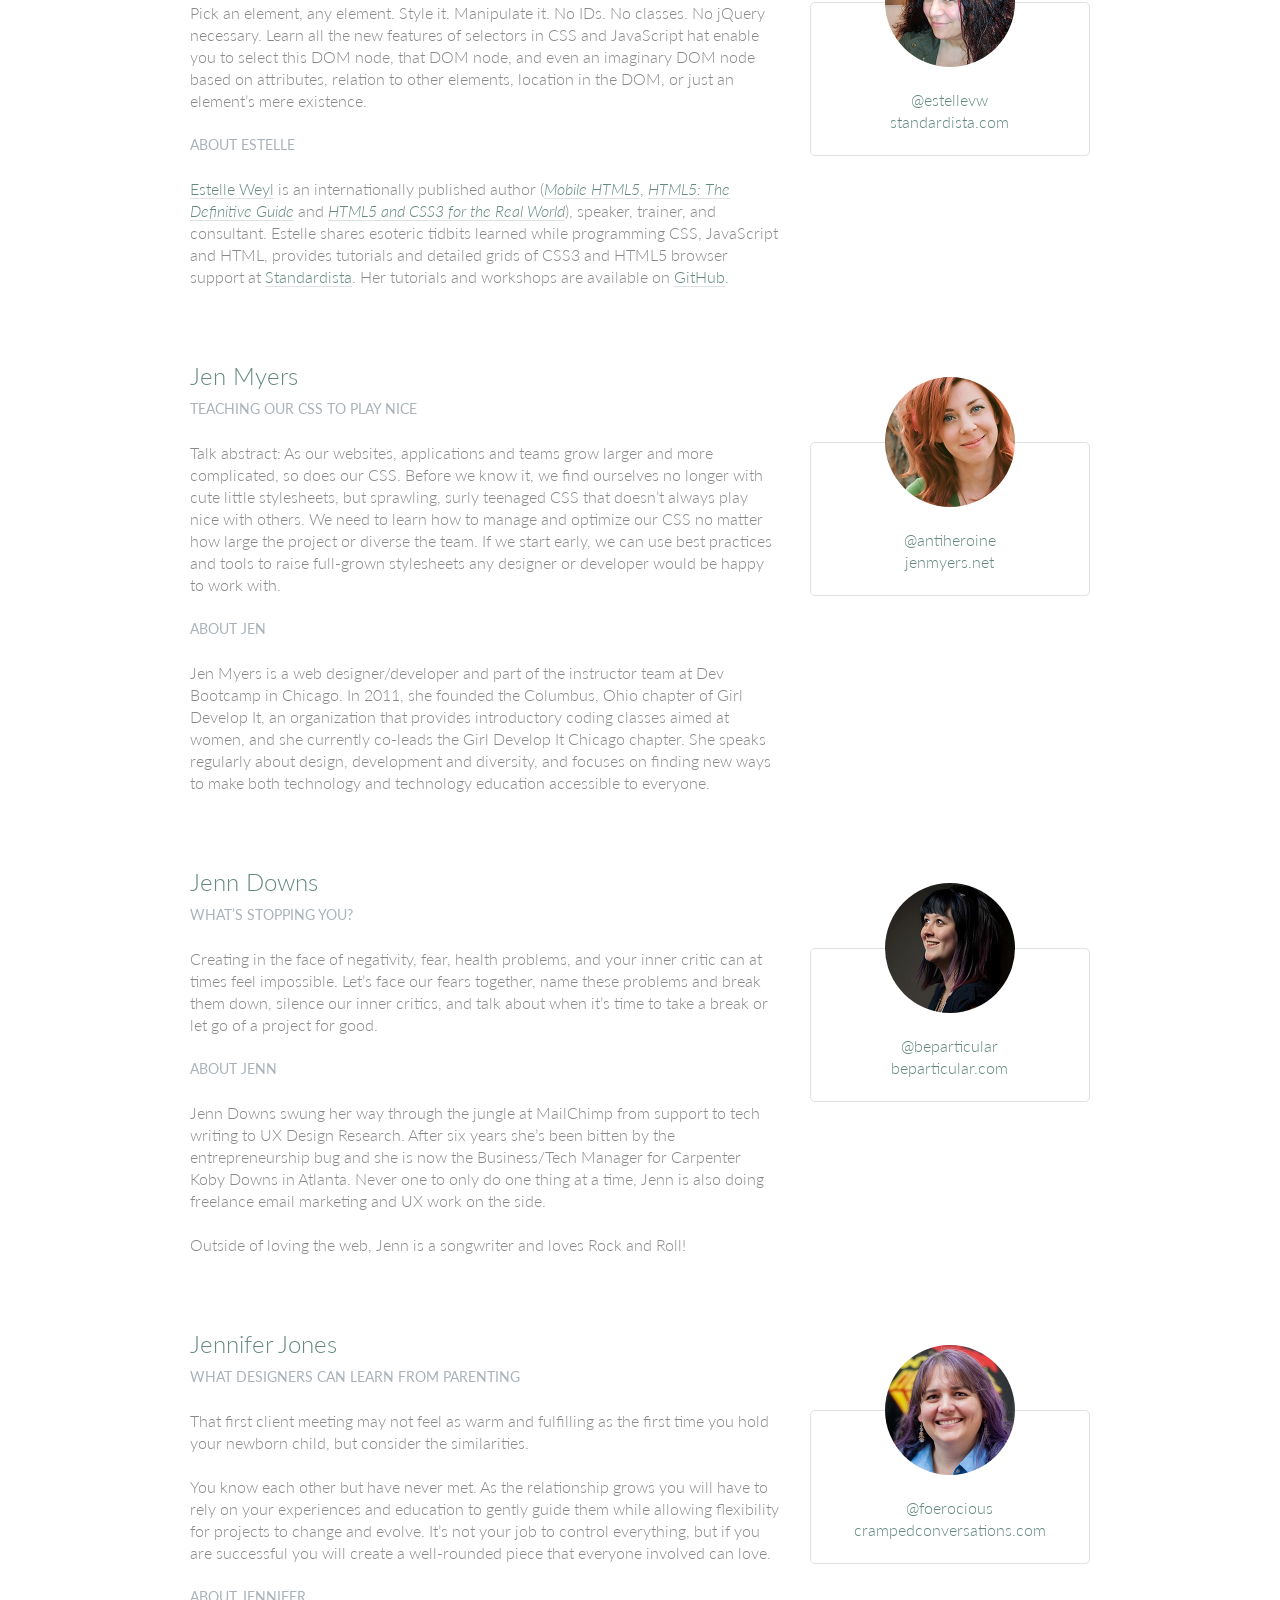
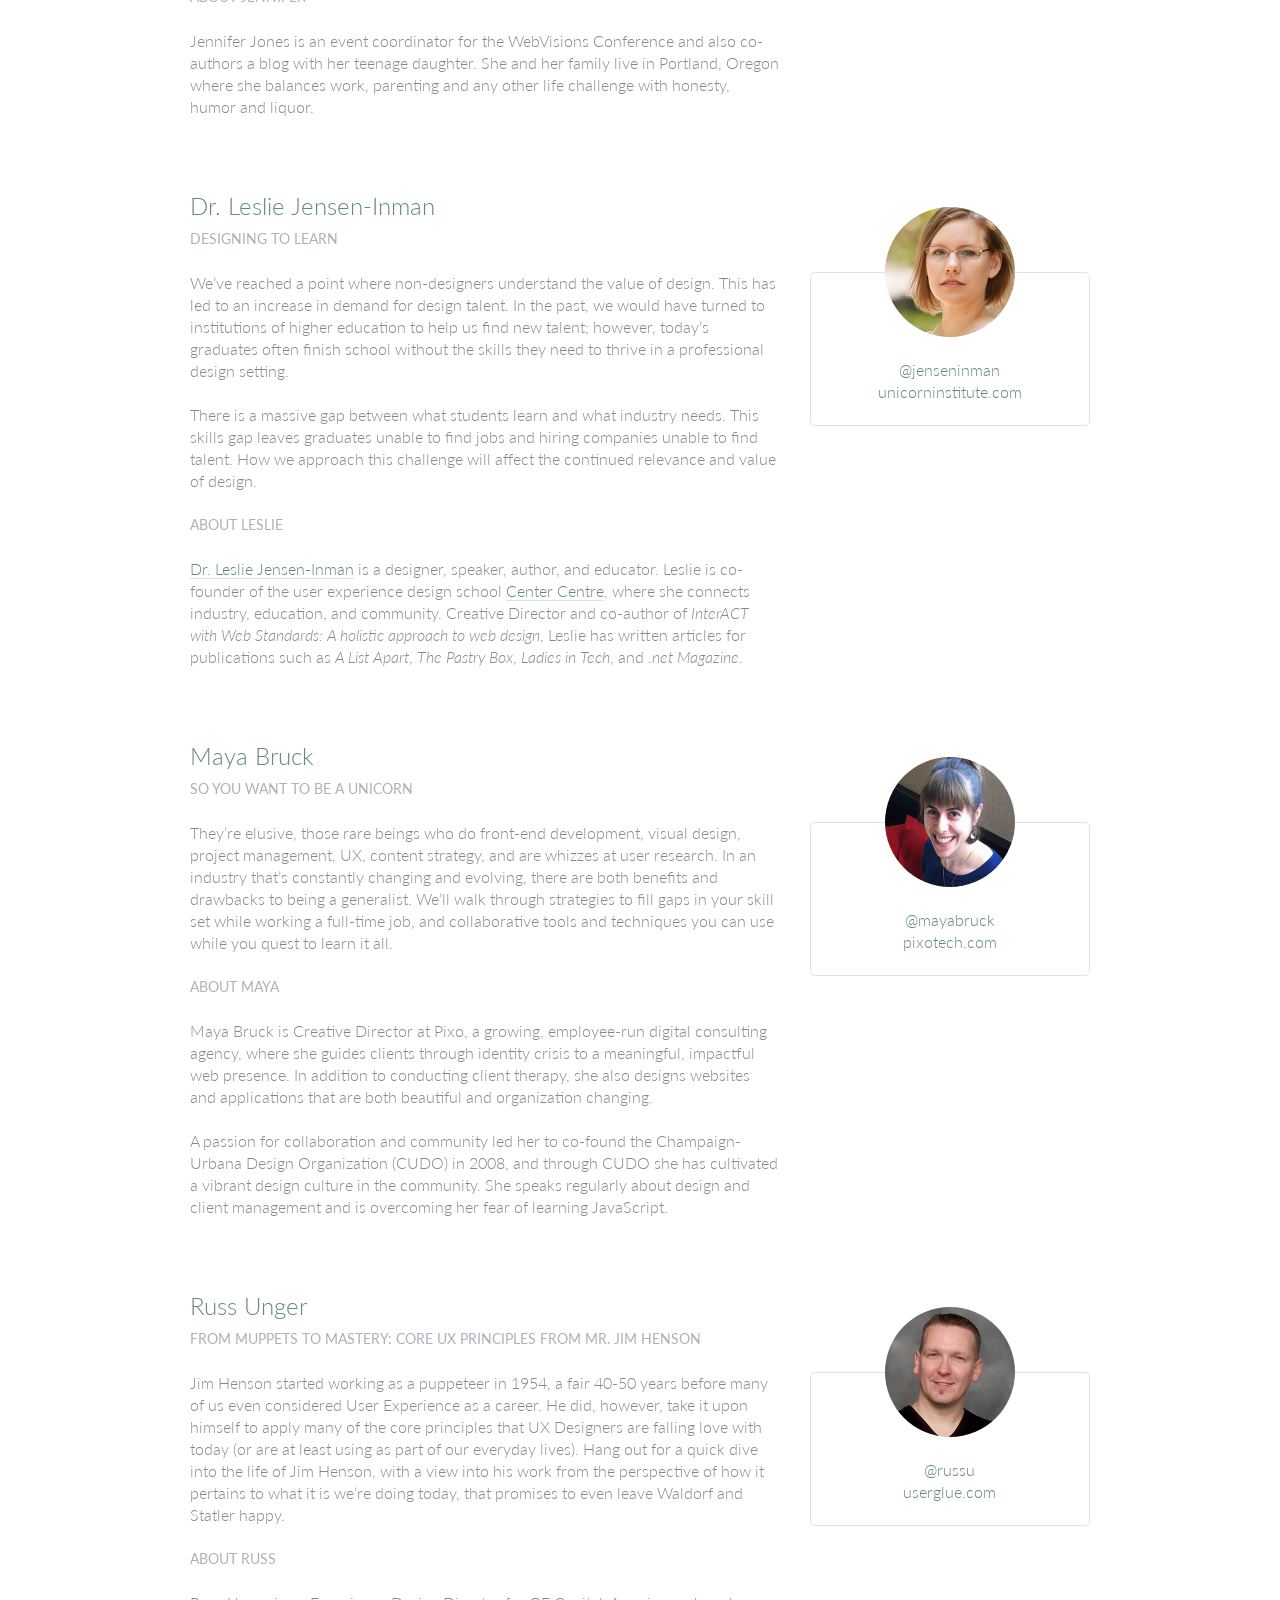
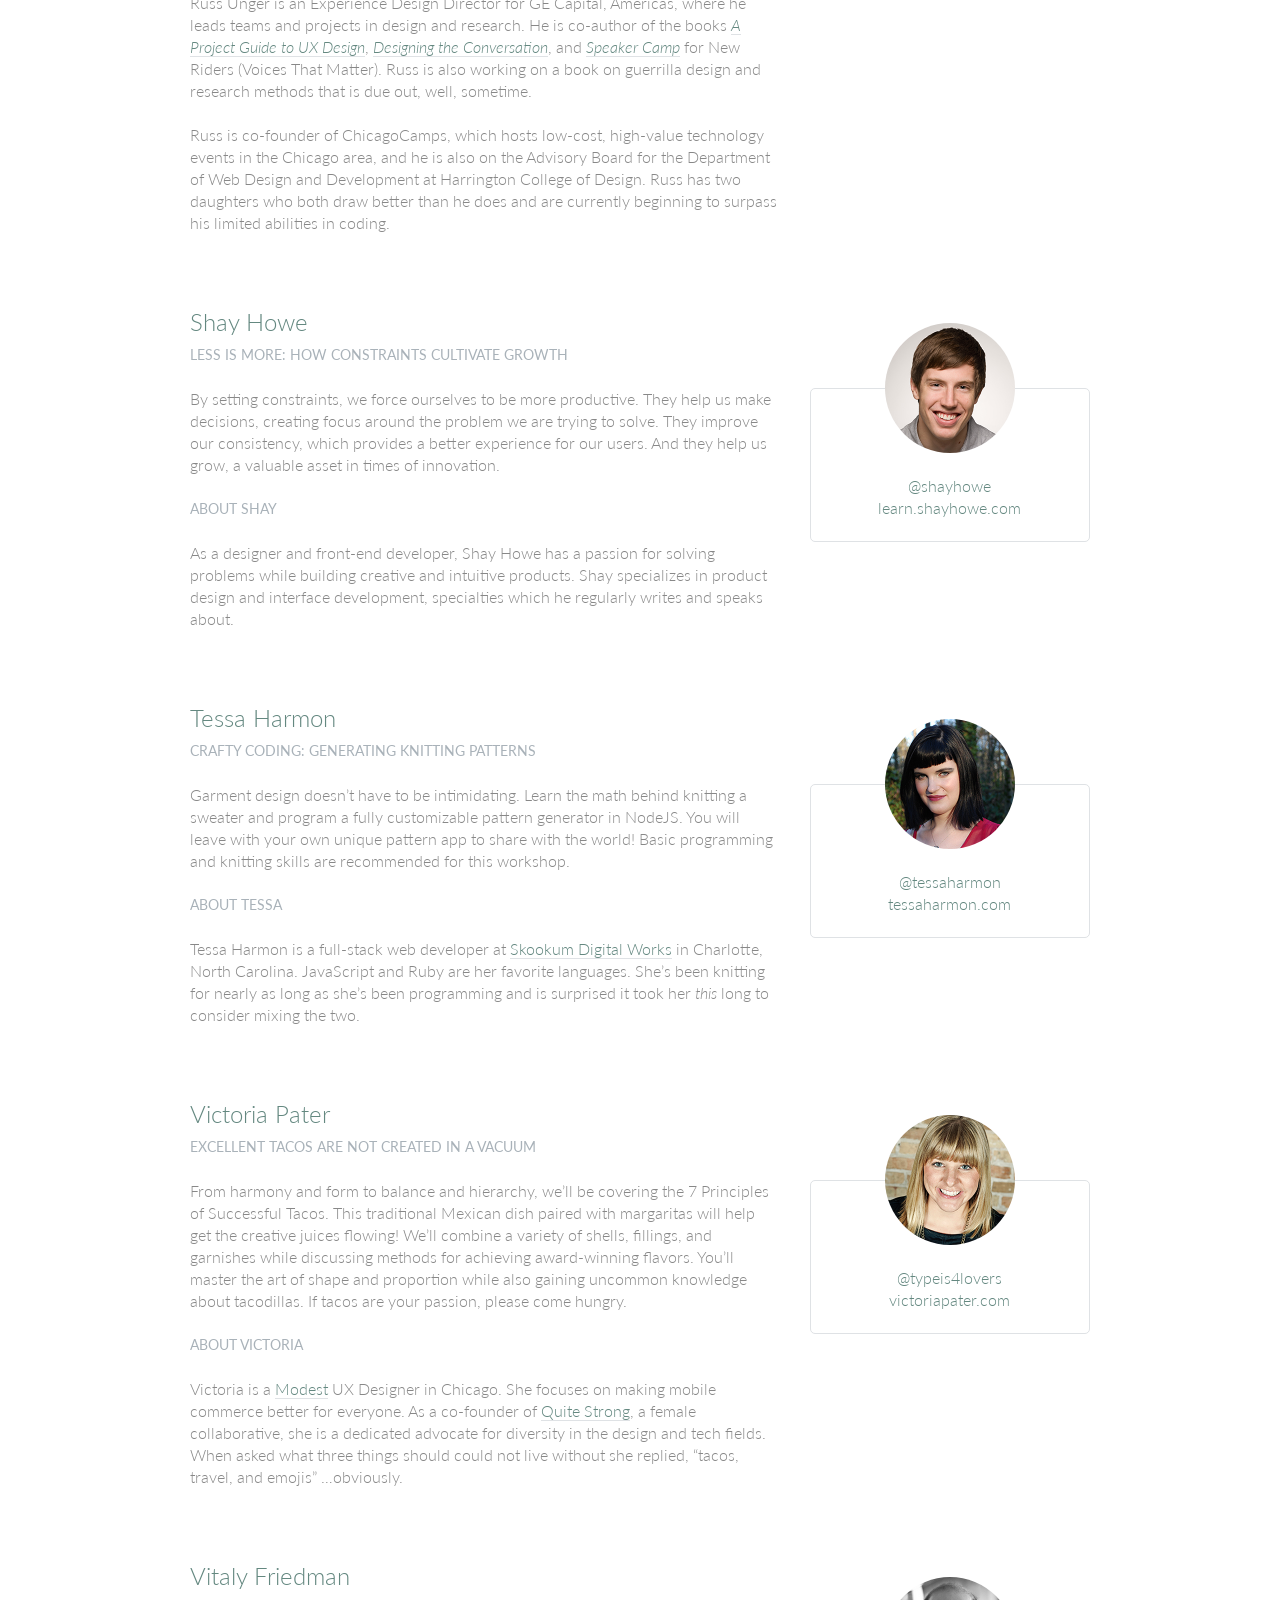
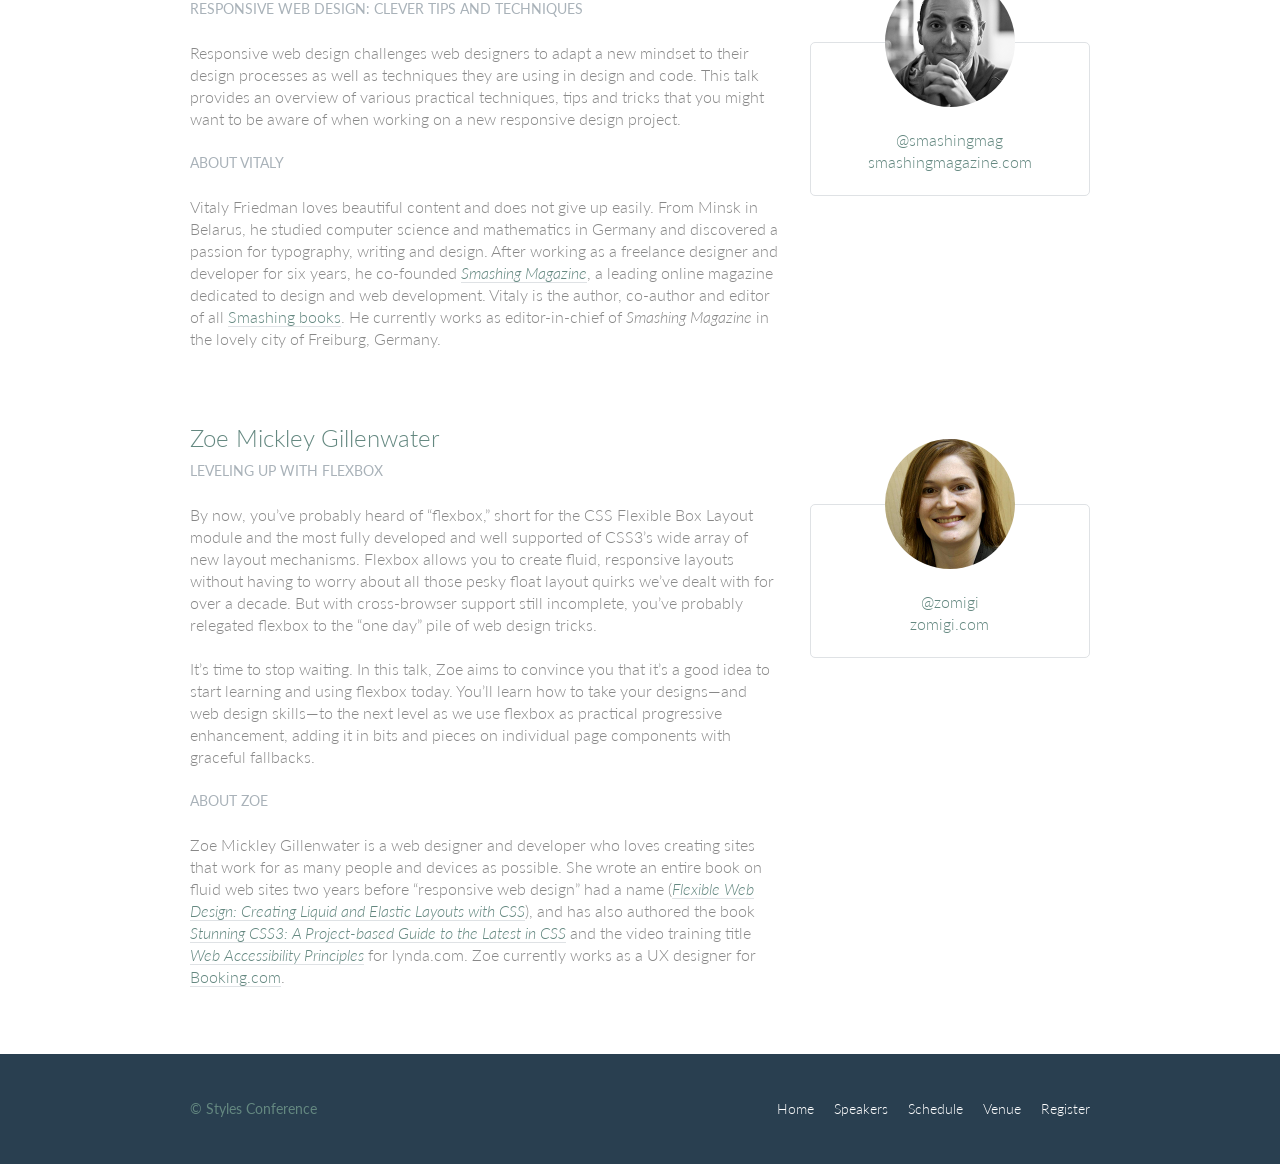
<file: ekobits/shayhowe/speakers.html>
<!DOCTYPE html>
<html lang="en">

  <head>
    <meta charset="utf-8">
    <title>Speakers - Styles Conference</title>
    <link rel="stylesheet" href="assets/stylesheets/main.css">
    <link rel="stylesheet" href="http://fonts.googleapis.com/css?family=Lato:100,300,400">
  </head>

  <body>

    <!-- Header -->

    <header class="primary-header container group">

      <h1 class="logo">
        <a href="index.html">Styles <br> Conference</a>
      </h1>

      <h3 class="tagline">August 24&ndash;26th &mdash; Chicago, IL</h3>

      <nav class="nav primary-nav">
        <ul>
          <li><a href="index.html">Home</a></li><!--
          --><li><a href="speakers.html">Speakers</a></li><!--
          --><li><a href="schedule.html">Schedule</a></li><!--
          --><li><a href="venue.html">Venue</a></li><!--
          --><li><a href="register.html">Register</a></li>
        </ul>
      </nav>

    </header>

    <!-- Lead -->

    <section class="row-alt">
      <div class="lead container">

        <h1>Speakers</h1>

        <p>We&#8217;re happy to welcome over twenty speakers to present on the industry&#8217;s latest technologies. Prepare for an inspiration extravaganza.</p>

      </div>
    </section>

    <!-- Main content -->

    <section class="row">
      <div class="grid">

        <!-- Aaron Irizarry -->

        <section class="speaker" id="aaron-irizarry">

          <div class="col-2-3">

            <h2>Aaron Irizarry</h2>
            <h5>Designing a Culture of Design</h5>

            <p>Workplace culture doesn&#8217;t start with beanbags, foosball tables, or a beer fridge, and it doesn&#8217;t end with neckties, PCs, or big corporations. It&#8217;s the unwritten rules, behavior, beliefs, and the motivations that enable good work to get done, or it&#8217;s what stifles a workforce. For design to be most effective and for designers to feel valued, we need to work in a culture that embraces design and allows it to succeed.</p>

            <p>In Aaron&#8217;s session he will explore how to recognize the traits of organizations that *get* design, both large and small. He will share what those teams, departments, and companies have that others don&#8217;t, and more importantly, how to begin to change your own workplace&#8217;s culture. Once you&#8217;ve worked within a culture of design it&#8217;s almost impossible to imagine yourself anywhere else.</p>

            <h5>About Aaron</h5>

            <p>Aaron Irizarry is a Senior Product Designer for Nasdaq OMX, a lover of heavy metal, a foodie, and a master of BBQ arts. You can find some of his thoughts and presentations on the conversation surrounding design over at <a href="http://www.discussingdesign.com/">discussingdesign.com</a>.</p>

          </div><!--

          --><aside class="col-1-3">
            <div class="speaker-info">

              <img src="assets/images/speakers/aaron-irizarry.jpg" alt="Aaron Irizarry">

              <ul>
                <li><a href="https://twitter.com/aaroni">@aaroni</a></li>
                <li><a href="http://www.thisisaaronslife.com/">thisisaaronslife.com</a></li>
              </ul>

            </div>
          </aside>

        </section>

        <!-- Adam Connor -->

        <section class="speaker" id="adam-connor">

          <div class="col-2-3">

            <h2>Adam Connor</h2>
            <h5>Lights! Camera! Interaction! Design Inspiration from Filmmakers</h5>

            <p>Films succeed in evoking responses and engaging audiences only with a combination of well-written narrative and effective storytelling technique. It&#8217;s the filmmaker&#8217;s job to put this together. To do so they&#8217;ve developed processes, tools and techniques that allow them to focus attention, emphasize information, foreshadow and produce the many elements that together comprise a well-told story.</p>

            <p>With this workshop, we&#8217;ll revisit the topic of using stories in design and expand on the technical aspects used in film to communicate. We&#8217;ll look at some tools used in film, such as cinematic patterns, beat sheets, and storyboards. We&#8217;ll consider why they&#8217;re used and how we might look to them for inspiration.</p>

            <h5>About Adam</h5>

            <p>Adam Connor is a designer, illustrator and speaker passionate about collaboration, communication, creativity and storytelling. As an Experience Design Director with Mad*Pow, Adam combines 10+ years of experience in interaction and experience design with a background in computer science, film, and animation to create effective and easy-to-use digital products and services. He believes that no matter how utilitarian a tool is, at the core of its creation lies a story; uncovering that story is key to its success. Occasionally, he shares his perspectives on design at <a href="http://adamconnor.com/">adamconnor.com</a> and <a href="http://www.discussingdesign.com/">discussingdesign.com</a>.</p>

          </div><!--

          --><aside class="col-1-3">
            <div class="speaker-info">

              <img src="assets/images/speakers/adam-connor.jpg" alt="Adam Connor">

              <ul>
                <li><a href="https://twitter.com/adamconnor">@adamconnor</a></li>
                <li><a href="http://adamconnor.com/">adamconnor.com</a></li>
              </ul>

            </div>
          </aside>

        </section>

        <!-- AJ Self -->

        <section class="speaker" id="aj-self">

          
          <div class="col-2-3">

            <h2>AJ Self</h2>
            <h5>(You Should Be) Testing Your JavaScript</h5>

            <p>JavaScript applications frequently utilize battle-tested libraries like jQuery, AngularJS, Backbone.js and more, but how can we be sure that our code is ready for production? This talk will share tips on how writing tests can be written easily and quickly and how to remove buggy code through testing.</p>

            <h5>About AJ</h5>

            <p>AJ is a software engineer specializing in JavaScript working at Belly in Chicago. Lately he has been writing applications with AngularJS and loving it. When not coding he is out loving the outdoors with his dog, Sunshine.</p>

          </div><!--

          --><aside class="col-1-3">
            <div class="speaker-info">

              <img src="assets/images/speakers/aj-self.jpg" alt="AJ Self">

              <ul>
                <li><a href="https://twitter.com/ajself">@ajself</a></li>
                <li><a href="http://www.ajself.com/">ajself.com</a></li>
              </ul>

            </div>
          </aside>

        </section>

        <!-- Arman Ghosh -->

        <section class="speaker" id="arman-ghosh">

          <div class="col-2-3">

            <h2>Arman Ghosh</h2>
            <h5>Designing Deals: How Good Design Drives Sales</h5>

            <p>Perception influences decisions, especially when it comes to selling products and services. Learn why before you even start sales conversations; good, thoughtful design and presentation will define you and your ability to close deals.</p>

            <h5>About Arman</h5>

            <p>Arman is an entrepreneur who has his roots planted in building aggressive sales and revenue-generating teams. Having built out national sales and operations teams in the B2B and consumer spaces, his focus has been driving aggressive growth for technology-based companies. He has an extensive operating background and has built a career disrupting sales processes and approaches with companies doing the same in their respective technology spaces.</p>

          </div><!--

          --><aside class="col-1-3">
            <div class="speaker-info">

              <img src="assets/images/speakers/arman-ghosh.jpg" alt="Arman Ghosh">

              <ul>
                <li><a href="https://twitter.com/armanghosh">@armanghosh</a></li>
              </ul>

            </div>
          </aside>

        </section>

        <!-- Bermon Painter -->

        <section class="speaker" id="bermon-painter">

          <div class="col-2-3">

            <h2>Bermon Painter</h2>
            <h5>Death to Wireframes: Long Live Rapid Prototyping</h5>

            <p>Static wireframes are a drag on the whole design process. Prototyping makes things a little better by allowing you to stitch together static wireframes or mockups while adding basic interactions. Rapid prototyping with HTML, CSS, and JavaScript is even better and faster; it increases collaboration and improves the iteration process. Kill your wireframes. Long live rapid prototyping.</p>

            <h5>About Bermon</h5>

            <p>Bermon is the organizer of various community groups for user experience designers and front-end developers, and the organizer of Blend Conference, a three-day, multi-track event for user experience strategists, designers and developers. He also leads the user experience team for Cardinal Solutions&#8217; Charlotte office, where he consults with large enterprise clients on interesting problems across user experience, design and front-end development.</p>

          </div><!--

          --><aside class="col-1-3">
            <div class="speaker-info">

              <img src="assets/images/speakers/bermon-painter.jpg" alt="Bermon Painter">

              <ul>
                <li><a href="https://twitter.com/bermonpainter">@bermonpainter</a></li>
                <li><a href="http://bermonpainter.com/">bermonpainter.com</a></li>
              </ul>

            </div>
          </aside>

        </section>

        <!-- Brad Smith -->

        <section class="speaker" id="brad-smith">

          <div class="col-2-3">

            <h2>Brad Smith</h2>
            <h5>What Designers and Strategists Can Learn from Dick Fosbury</h5>

            <p>Dick Fosbury is an American track and field athlete who challenged the conventional approach to the high jump with an unorthodox &#8220;back first&#8221; technique that became known as the Fosbury Flop. His innovative approach to a sport that seemed to have reached its limits was ridiculed at first, with sportswriters labeling him &#8220;the world&#8217;s laziest high jumper&#8221; &#8212; but today variations of the Fosbury Flop are used by almost every high jumper.</p>

            <p>We need to challenge conventions, too. Many of the design conventions used in web, mobile and device interfaces have evolved from systems and processes that no longer connect with our audiences&#8217; realities: a floppy disk as a metaphor to &#8220;save&#8221; information, push buttons as control devices and typography standards derived from mechanical typesetting.</p>

            <p>As designers and strategists, we need to think like Dick Fosbury, to deconstruct analogues, and to free ourselves from outdated ideas so that we can develop the new interfaces and interactions of the future.</p>

            <h5>About Brad</h5>

            <p>Brad Smith is executive director for WebVisions, a conference that explores the future of the web. Most recently he launched &#8220;The Institute for Social Good,&#8221; an organization that connects non-profits with volunteers willing to spend a day building awesome web and mobile apps to change the world for the better.</p>

          </div><!--

          --><aside class="col-1-3">
            <div class="speaker-info">

              <img src="assets/images/speakers/brad-smith.jpg" alt="Brad Smith">

              <ul>
                <li><a href="http://www.webvisionsevent.com/">webvisionsevent.com</a></li>
                <li><a href="http://www.instituteforsocialgood.org/">instituteforsocialgood.org</a></li>
              </ul>

            </div>
          </aside>

        </section>

        <!-- Candi Lemoine -->

        <section class="speaker" id="candi-lemoine">

          <div class="col-2-3">

            <h2>Candi Lemoine</h2>
            <h5>Making Remote Development Work</h5>

            <p>It&#8217;s not uncommon for developers and designers to work from home. There are also a few companies that have multiple offices. Working for a business that spans three different time zones, Candi Lemoine will show how you make cross-office collaboration work. She will suggest various helpful tools because constant communication is key.</p>

            <h5>About Candi</h5>

            <p>Candi Lemoine is a User Interface Developer at Dominion Marine Media as well as a Customer Advocate at A Book Apart. Aside from researching about user experience and design patterns, she also loves mentoring college students about the front-end side of the web. She also enjoys participating in hackathons with other co-workers and students.</p>

          </div><!--

          --><aside class="col-1-3">
            <div class="speaker-info">

              <img src="assets/images/speakers/candi-lemoine.jpg" alt="Candi Lemoine">

              <ul>
                <li><a href="https://twitter.com/candicodeit">@candicodeit</a></li>
                <li><a href="http://candicode.it/">candicode.it</a></li>
              </ul>

            </div>
          </aside>

        </section>

        <!-- Carolyn Chandler -->

        <section class="speaker" id="carolyn-chandler">

          <div class="col-2-3">

            <h2>Carolyn Chandler</h2>
            <h5>The Business of Play</h5>

            <p>Play isn&#8217;t just for kids and heavy gamers. Anyone with a Foursquare account knows that &#8211; and the stickiness of a badge and a leaderboard. But a good, playful user experience isn&#8217;t about those surface elements either &#8211; it&#8217;s about creating an environment with well-understood rules, meaningful objectives, and a sense of fun. Whether you&#8217;re trying to encourage people &#8211; or yourself &#8211; to save money or to lose weight, a focus on game mechanics and play could be the trump card you&#8217;re looking for.</p>

            <h5>About Carolyn</h5>

            <p>Carolyn Chandler has been working in the field of User Experience Design for over 14 years. She was an adjunct professor at DePaul University and is the UX Design Instructor at The Starter League, where she first developed her activity-based approach for teaching core design concepts. Carolyn is the co-founder of The School for Digital Craftsmanship and co-author of two books, <cite>A Project Guide to UX Design</cite> and <cite>Adventures in Experience Design</cite>.</p>

          </div><!--

          --><aside class="col-1-3">
            <div class="speaker-info">

              <img src="assets/images/speakers/carolyn-chandler.jpg" alt="Carolyn Chandler">

              <ul>
                <li><a href="https://twitter.com/chanan">@chanan</a></li>
                <li><a href="http://www.dhalo.com/">dhalo.com</a></li>
              </ul>

            </div>
          </aside>

        </section>

        <!-- Chris Mills -->

        <section class="speaker" id="chris-mills">

          <div class="col-2-3">

            <h2>Chris Mills</h2>
            <h5>Heavy Metal Coding</h5>

            <p>In this unconventional talk, Chris Mills will encourage you to pick up some drum sticks in addition to your laptop, and beat out a rhythm of learning &#8211; both of code and drum beats! You&#8217;ll learn basic JavaScript and CSS, plus beginner&#8217;s heavy metal drum patterns. The two are a marriage made in heaven, as nothing is a better antidote to code frustration than beating seven shades of **** out of a drum kit.</p>

            <h5>About Chris</h5>

            <p>Chris Mills is a Senior Tech Writer at Mozilla, where he writes docs and demos about open web apps, Firefox OS and related subjects. He loves tinkering around with HTML, CSS, JavaScript and other web technologies, and gives occasional tech talks at conferences and universities.</p>

          </div><!--

          --><aside class="col-1-3">
            <div class="speaker-info">

              <img src="assets/images/speakers/chris-mills.jpg" alt="Chris Mills">

              <ul>
                <li><a href="https://twitter.com/chrisdavidmills">@chrisdavidmills</a></li>
                <li><a href="https://developer.mozilla.org/">developer.mozilla.org</a></li>
              </ul>

            </div>
          </aside>

        </section>

        <!-- Dan Denney -->

        <section class="speaker" id="dan-denney">

          <div class="col-2-3">

            <h2>Dan Denney</h2>
            <h5>Creating HTML Emails Can Be Fun</h5>

            <p>In this presentation Dan will share techniques on how to send awesome messages using CSS, media queries and everyone&#8217;s favorite HTML element: tables. The fun part comes in the tools available for automation and testing to make it feel less like 1999.</p>

            <h5>About Dan</h5>

            <p>Dan is a front-end dev at Envy Labs, where he works on client projects and Code School. He has been called a &#8220;seriously good copy and paster&#8221; and he puts those skills to use as he spends his days learning, unlearning and relearning how to build things for the web.</p>

          </div><!--

          --><aside class="col-1-3">
            <div class="speaker-info">

              <img src="assets/images/speakers/dan-denney.jpg" alt="Dan Denney">

              <ul>
                <li><a href="https://twitter.com/dandenney">@dandenney</a></li>
                <li><a href="http://dandenney.com/">dandenney.com</a></li>
              </ul>

            </div>
          </aside>

        </section>

        <!-- Darby Frey -->

        <section class="speaker" id="darby-frey">

          <div class="col-2-3">

            <h2>Darby Frey</h2>
            <h5>Building a Mobile Layout</h5>

            <p>Designing for mobile is challenging. With the ever-changing landscape of devices and screen sizes, there is no way to predict every possible canvas we will be designing for. Luckily, there are a few tools at our disposal that allow us to be confident in our designs.</p>

            <p>In this session we will introduce some of these tools and dive into some code to see how they can be used to create designs that look great on any device.</p>

            <h5>About Darby</h5>

            <p>Darby Frey is a software engineer and consultant who has worked on web and mobile applications for many clients including Groupon, Toyota, Paramount Pictures and others. Currently he is working with Belly in Chicago to create the world&#8217;s best customer loyalty platform. He can be found on Twitter at <a href="https://twitter.com/darbyfrey">@darbyfrey</a>.</p>

          </div><!--

          --><aside class="col-1-3">
            <div class="speaker-info">

              <img src="assets/images/speakers/darby-frey.jpg" alt="Darby Frey">

              <ul>
                <li><a href="https://twitter.com/darbyfrey">@darbyfrey</a></li>
                <li><a href="http://darbyfrey.com/">darbyfrey.com</a></li>
              </ul>

            </div>
          </aside>

        </section>

        <!-- Erica Decker -->

        <section class="speaker" id="erica-decker">

          <div class="col-2-3">

            <h2>Erica Decker</h2>
            <h5>What Disney Can Teach You about User Experience Design</h5>

            <p>From the creation of the 1937 film <cite>Snow White and the Seven Dwarves</cite>, to newer animated films such as <cite>The Princess and the Frog</cite>, to the branded &#8220;Wonderful World of Disney&#8221; itself, the Disney empire has been built upon a design ecosystem. Each film, theme park, or cruise shares a holistic view of a perfect world across time and cultures. Within each experience, the same beloved character traits are highlighted, similar visual and animation styles are used, and the same story and musical techniques are leveraged to bring the audience to an emotional place. This helps make the user experience familiar and nostalgic, and lightens the audience&#8217;s cognitive load to promote enjoyment. Join Erica as she highlights Disney&#8217;s user experience techniques and outlines how you can use them to design an ecosystem that will leave behind a lasting legacy, even while waiting in an extremely long line.</p>

            <h5>About Erica</h5>

            <p>Erica Decker is a designer, developer, and speaker with a passion for technology, challenges, and all things design. She believes that fast-paced, iterative, holistic design is the best way to drive product innovation, and can support that belief with a lot of evidence. She has designed engaging digital experiences for Fortune 500 companies, non-profits, and upcoming companies alike, and is currently writing this bio while referring to herself in the third person.</p>

          </div><!--

          --><aside class="col-1-3">
            <div class="speaker-info">

              <img src="assets/images/speakers/erica-decker.jpg" alt="Erica Decker">

              <ul>
                <li><a href="http://ericadecker.com/">ericadecker.com</a></li>
              </ul>

            </div>
          </aside>

        </section>

        <!-- Estelle Weyl -->

        <section class="speaker" id="estelle-weyl">

          <div class="col-2-3">

            <h2>Estelle Weyl</h2>
            <h5>Select This!</h5>

            <p>Pick an element, any element. Style it. Manipulate it. No IDs. No classes. No jQuery necessary. Learn all the new features of selectors in CSS and JavaScript hat enable you to select this DOM node, that DOM node, and even an imaginary DOM node based on attributes, relation to other elements, location in the DOM, or just an element&#8217;s mere existence.</p>

            <h5>About Estelle</h5>

            <p><a href="https://twitter.com/estellevw">Estelle Weyl</a> is an internationally published author (<cite><a href="http://shop.oreilly.com/product/0636920021711.do">Mobile HTML5</a></cite>, <cite><a href="http://shop.oreilly.com/product/0636920018063.do">HTML5: The Definitive Guide</a></cite> and <cite><a href="http://shop.oreilly.com/product/9780980846904.do">HTML5 and CSS3 for the Real World</a></cite>), speaker, trainer, and consultant. Estelle shares esoteric tidbits learned while programming CSS, JavaScript and HTML, provides tutorials and detailed grids of CSS3 and HTML5 browser support at <a href="http://www.standardista.com/">Standardista</a>. Her tutorials and workshops are available on <a href="http://estelle.github.io/">GitHub</a>.</p>

          </div><!--

          --><aside class="col-1-3">
            <div class="speaker-info">

              <img src="assets/images/speakers/estelle-weyl.jpg" alt="Estelle Weyl">

              <ul>
                <li><a href="https://twitter.com/estellevw">@estellevw</a></li>
                <li><a href="http://standardista.com/">standardista.com</a></li>
              </ul>

            </div>
          </aside>

        </section>

        <!-- Jen Myers -->

        <section class="speaker" id="jen-myers">

          <div class="col-2-3">

            <h2>Jen Myers</h2>
            <h5>Teaching Our CSS to Play Nice</h5>

            <p>Talk abstract: As our websites, applications and teams grow larger and more complicated, so does our CSS. Before we know it, we find ourselves no longer with cute little stylesheets, but sprawling, surly teenaged CSS that doesn&#8217;t always play nice with others. We need to learn how to manage and optimize our CSS no matter how large the project or diverse the team. If we start early, we can use best practices and tools to raise full-grown stylesheets any designer or developer would be happy to work with.</p>

            <h5>About Jen</h5>

            <p>Jen Myers is a web designer/developer and part of the instructor team at Dev Bootcamp in Chicago. In 2011, she founded the Columbus, Ohio chapter of Girl Develop It, an organization that provides introductory coding classes aimed at women, and she currently co-leads the Girl Develop It Chicago chapter. She speaks regularly about design, development and diversity, and focuses on finding new ways to make both technology and technology education accessible to everyone.</p>

          </div><!--

          --><aside class="col-1-3">
            <div class="speaker-info">

              <img src="assets/images/speakers/jen-myers.jpg" alt="Jen Myers">

              <ul>
                <li><a href="https://twitter.com/antiheroine">@antiheroine</a></li>
                <li><a href="http://jenmyers.net/">jenmyers.net</a></li>
              </ul>

            </div>
          </aside>

        </section>

        <!-- Jenn Downs -->

        <section class="speaker" id="jenn-downs">

          <div class="col-2-3">

            <h2>Jenn Downs</h2>
            <h5>What&#8217;s Stopping You?</h5>

            <p>Creating in the face of negativity, fear, health problems, and your inner critic can at times feel impossible. Let&#8217;s face our fears together, name these problems and break them down, silence our inner critics, and talk about when it&#8217;s time to take a break or let go of a project for good.</p>

            <h5>About Jenn</h5>

            <p>Jenn Downs swung her way through the jungle at MailChimp from support to tech writing to UX Design Research. After six years she&#8217;s been bitten by the entrepreneurship bug and she is now the Business/Tech Manager for Carpenter Koby Downs in Atlanta. Never one to only do one thing at a time, Jenn is also doing freelance email marketing and UX work on the side.</p>

            <p>Outside of loving the web, Jenn is a songwriter and loves Rock and Roll!</p>

          </div><!--

          --><aside class="col-1-3">
            <div class="speaker-info">

              <img src="assets/images/speakers/jenn-downs.jpg" alt="Jenn Downs">

              <ul>
                <li><a href="https://twitter.com/beparticular">@beparticular</a></li>
                <li><a href="http://beparticular.com/">beparticular.com</a></li>
              </ul>

            </div>
          </aside>

        </section>

        <!-- Jennifer Jones -->

        <section class="speaker" id="jennifer-jones">

          <div class="col-2-3">

            <h2>Jennifer Jones</h2>
            <h5>What Designers Can Learn from Parenting</h5>

            <p>That first client meeting may not feel as warm and fulfilling as the first time you hold your newborn child, but consider the similarities.</p>

            <p>You know each other but have never met. As the relationship grows you will have to rely on your experiences and education to gently guide them while allowing flexibility for projects to change and evolve. It&#8217;s not your job to control everything, but if you are successful you will create a well-rounded piece that everyone involved can love.</p>

            <h5>About Jennifer</h5>

            <p>Jennifer Jones is an event coordinator for the WebVisions Conference and also co-authors a blog with her teenage daughter. She and her family live in Portland, Oregon where she balances work, parenting and any other life challenge with honesty, humor and liquor.</p>

          </div><!--

          --><aside class="col-1-3">
            <div class="speaker-info">

              <img src="assets/images/speakers/jennifer-jones.jpg" alt="Jennifer Jones">

              <ul>
                <li><a href="https://twitter.com/Foerocious">@foerocious</a></li>
                <li><a href="http://crampedconversations.com/">crampedconversations.com</a></li>
              </ul>

            </div>
          </aside>

        </section>

        <!-- Leslie Jensen-Inman -->

        <section class="speaker" id="leslie-jensen-inman">

          <div class="col-2-3">

            <h2>Dr. Leslie Jensen-Inman</h2>
            <h5>Designing to Learn</h5>

            <p>We&#8217;ve reached a point where non-designers understand the value of design. This has led to an increase in demand for design talent. In the past, we would have turned to institutions of higher education to help us find new talent; however, today&#8217;s graduates often finish school without the skills they need to thrive in a professional design setting.</p>

            <p>There is a massive gap between what students learn and what industry needs. This skills gap leaves graduates unable to find jobs and hiring companies unable to find talent. How we approach this challenge will affect the continued relevance and value of design.</p>

            <h5>About Leslie</h5>

            <p><a href="http://www.jenseninman.com">Dr. Leslie Jensen-Inman</a> is a designer, speaker, author, and educator. Leslie is co-founder of the user experience design school <a href="http://www.centercentre.com">Center Centre</a>, where she connects industry, education, and community. Creative Director and co-author of <cite>InterACT with Web Standards: A holistic approach to web design</cite>, Leslie has written articles for publications such as <cite>A List Apart</cite>, <cite>The Pastry Box</cite>, <cite>Ladies in Tech</cite>, and <cite>.net Magazine</cite>.</p>

          </div><!--

          --><aside class="col-1-3">
            <div class="speaker-info">

              <img src="assets/images/speakers/leslie-jensen-inman.jpg" alt="Leslie Jensen-Inman">

              <ul>
                <li><a href="https://twitter.com/jenseninman">@jenseninman</a></li>
                <li><a href="http://unicorninstitute.com/">unicorninstitute.com</a></li>
              </ul>

            </div>
          </aside>

        </section>

        <!-- Maya Bruck -->

        <section class="speaker" id="maya-bruck">

          <div class="col-2-3">

            <h2>Maya Bruck</h2>
            <h5>So You Want to Be a Unicorn</h5>

            <p>They&#8217;re elusive, those rare beings who do front-end development, visual design, project management, UX, content strategy, and are whizzes at user research. In an industry that&#8217;s constantly changing and evolving, there are both benefits and drawbacks to being a generalist. We&#8217;ll walk through strategies to fill gaps in your skill set while working a full-time job, and collaborative tools and techniques you can use while you quest to learn it all.</p>

            <h5>About Maya</h5>

            <p>Maya Bruck is Creative Director at Pixo, a growing, employee-run digital consulting agency, where she guides clients through identity crisis to a meaningful, impactful web presence. In addition to conducting client therapy, she also designs websites and applications that are both beautiful and organization changing.</p>

            <p>A passion for collaboration and community led her to co-found the Champaign-Urbana Design Organization (CUDO) in 2008, and through CUDO she has cultivated a vibrant design culture in the community. She speaks regularly about design and client management and is overcoming her fear of learning JavaScript.</p>

          </div><!--

          --><aside class="col-1-3">
            <div class="speaker-info">

              <img src="assets/images/speakers/maya-bruck.jpg" alt="Maya Bruck">

              <ul>
                <li><a href="https://twitter.com/mayabruck">@mayabruck</a></li>
                <li><a href="http://pixotech.com/">pixotech.com</a></li>
              </ul>

            </div>
          </aside>

        </section>

        <!-- Russ Unger -->

        <section class="speaker" id="russ-unger">

          <div class="col-2-3">

            <h2>Russ Unger</h2>
            <h5>From Muppets to Mastery: Core UX Principles from Mr. Jim Henson</h5>

            <p>Jim Henson started working as a puppeteer in 1954, a fair 40-50 years before many of us even considered User Experience as a career. He did, however, take it upon himself to apply many of the core principles that UX Designers are falling love with today (or are at least using as part of our everyday lives). Hang out for a quick dive into the life of Jim Henson, with a view into his work from the perspective of how it pertains to what it is we&#8217;re doing today, that promises to even leave Waldorf and Statler happy.</p>

            <h5>About Russ</h5>

            <p>Russ Unger is an Experience Design Director for GE Capital, Americas, where he leads teams and projects in design and research. He is co-author of the books <cite><a href="http://projectuxd.com/">A Project Guide to UX Design</a></cite>, <cite><a href="http://www.designingtheconversation.com/">Designing the Conversation</a></cite>, and <cite><a href="http://speakercampbook.com/">Speaker Camp</a></cite> for New Riders (Voices That Matter). Russ is also working on a book on guerrilla design and research methods that is due out, well, sometime.</p>

            <p>Russ is co-founder of ChicagoCamps, which hosts low-cost, high-value technology events in the Chicago area, and he is also on the Advisory Board for the Department of Web Design and Development at Harrington College of Design. Russ has two daughters who both draw better than he does and are currently beginning to surpass his limited abilities in coding.</p>

          </div><!--

          --><aside class="col-1-3">
            <div class="speaker-info">

              <img src="assets/images/speakers/russ-unger.jpg" alt="Russ Unger">

              <ul>
                <li><a href="https://twitter.com/russu">@russu</a></li>
                <li><a href="http://www.userglue.com/">userglue.com</a></li>
              </ul>

            </div>
          </aside>

        </section>

        <!-- Shay Howe -->

        <section class="speaker" id="shay-howe">

          <div class="col-2-3">

            <h2>Shay Howe</h2>
            <h5>Less Is More: How Constraints Cultivate Growth</h5>

            <p>By setting constraints, we force ourselves to be more productive. They help us make decisions, creating focus around the problem we are trying to solve. They improve our consistency, which provides a better experience for our users. And they help us grow, a valuable asset in times of innovation.</p>

            <h5>About Shay</h5>

            <p>As a designer and front-end developer, Shay Howe has a passion for solving problems while building creative and intuitive products. Shay specializes in product design and interface development, specialties which he regularly writes and speaks about.</p>

          </div><!--

          --><aside class="col-1-3">
            <div class="speaker-info">

              <img src="assets/images/speakers/shay-howe.jpg" alt="Shay Howe">

              <ul>
                <li><a href="https://twitter.com/shayhowe">@shayhowe</a></li>
                <li><a href="http://learn.shayhowe.com/">learn.shayhowe.com</a></li>
              </ul>

            </div>
          </aside>

        </section>

        <!-- Tessa Harmon -->

        <section class="speaker" id="tessa-harmon">

          <div class="col-2-3">

            <h2>Tessa Harmon</h2>
            <h5>Crafty Coding: Generating Knitting Patterns</h5>

            <p>Garment design doesn&#8217;t have to be intimidating. Learn the math behind knitting a sweater and program a fully customizable pattern generator in NodeJS. You will leave with your own unique pattern app to share with the world! Basic programming and knitting skills are recommended for this workshop.</p>

            <h5>About Tessa</h5>

            <p>Tessa Harmon is a full-stack web developer at <a href="http://www.skookum.com/">Skookum Digital Works</a> in Charlotte, North Carolina. JavaScript and Ruby are her favorite languages. She&#8217;s been knitting for nearly as long as she&#8217;s been programming and is surprised it took her <em>this</em> long to consider mixing the two.</p>

          </div><!--

          --><aside class="col-1-3">
            <div class="speaker-info">

              <img src="assets/images/speakers/tessa-harmon.jpg" alt="Tessa Harmon">

              <ul>
                <li><a href="https://twitter.com/tessaharmon">@tessaharmon</a></li>
                <li><a href="http://tessaharmon.com/">tessaharmon.com</a></li>
              </ul>

            </div>
          </aside>

        </section>

        <!-- Victoria Pater -->

        <section class="speaker" id="victoria-pater">

          <div class="col-2-3">

            <h2>Victoria Pater</h2>
            <h5>Excellent Tacos Are Not Created in a Vacuum</h5>

            <p>From harmony and form to balance and hierarchy, we&#8217;ll be covering the 7 Principles of Successful Tacos. This traditional Mexican dish paired with margaritas will help get the creative juices flowing! We&#8217;ll combine a variety of shells, fillings, and garnishes while discussing methods for achieving award-winning flavors. You&#8217;ll master the art of shape and proportion while also gaining uncommon knowledge about tacodillas. If tacos are your passion, please come hungry.</p>

            <h5>About Victoria</h5>

            <p>Victoria is a <a href="http://www.modest.com/">Modest</a> UX Designer in Chicago. She focuses on making mobile commerce better for everyone. As a co-founder of <a href="http://quitestrong.com/">Quite Strong</a>, a female collaborative, she is a dedicated advocate for diversity in the design and tech fields. When asked what three things should could not live without she replied, &#8220;tacos, travel, and emojis&#8221; &#8230;obviously.</p>

          </div><!--

          --><aside class="col-1-3">
            <div class="speaker-info">

              <img src="assets/images/speakers/victoria-pater.jpg" alt="Victoria Pater">

              <ul>
                <li><a href="https://twitter.com/typeis4lovers">@typeis4lovers</a></li>
                <li><a href="http://victoriapater.com/">victoriapater.com</a></li>
              </ul>

            </div>
          </aside>

        </section>

        <!-- Vitaly Friedman -->

        <section class="speaker" id="vitaly-friedman">

          <div class="col-2-3">

            <h2>Vitaly Friedman</h2>
            <h5>Responsive Web Design: Clever Tips and Techniques</h5>

            <p>Responsive web design challenges web designers to adapt a new mindset to their design processes as well as techniques they are using in design and code. This talk provides an overview of various practical techniques, tips and tricks that you might want to be aware of when working on a new responsive design project.</p>

            <h5>About Vitaly</h5>

            <p>Vitaly Friedman loves beautiful content and does not give up easily. From Minsk in Belarus, he studied computer science and mathematics in Germany and discovered a passion for typography, writing and design. After working as a freelance designer and developer for six years, he co-founded <cite><a href="http://smashingmagazine.com/">Smashing Magazine</a></cite>, a leading online magazine dedicated to design and web development. Vitaly is the author, co-author and editor of all <a href="https://shop.smashingmagazine.com">Smashing books</a>. He currently works as editor-in-chief of <cite>Smashing Magazine</cite> in the lovely city of Freiburg, Germany.</p>

          </div><!--

          --><aside class="col-1-3">
            <div class="speaker-info">

              <img src="assets/images/speakers/vitaly-friedman.jpg" alt="Vitaly Friedman">

              <ul>
                <li><a href="https://twitter.com/smashingmag">@smashingmag</a></li>
                <li><a href="http://smashingmagazine.com/">smashingmagazine.com</a></li>
              </ul>

            </div>
          </aside>

        </section>

        <!-- Zoe Mickley Gillenwater -->

        <section id="zoe-mickley-gillenwater">

          <div class="col-2-3">

            <h2>Zoe Mickley Gillenwater</h2>
            <h5>Leveling Up with Flexbox</h5>

            <p>By now, you&#8217;ve probably heard of &#8220;flexbox,&#8221; short for the CSS Flexible Box Layout module and the most fully developed and well supported of CSS3&#8217;s wide array of new layout mechanisms. Flexbox allows you to create fluid, responsive layouts without having to worry about all those pesky float layout quirks we&#8217;ve dealt with for over a decade. But with cross-browser support still incomplete, you&#8217;ve probably relegated flexbox to the &#8220;one day&#8221; pile of web design tricks.</p>

            <p>It&#8217;s time to stop waiting. In this talk, Zoe aims to convince you that it&#8217;s a good idea to start learning and using flexbox today. You&#8217;ll learn how to take your designs—and web design skills—to the next level as we use flexbox as practical progressive enhancement, adding it in bits and pieces on individual page components with graceful fallbacks.</p>

            <h5>About Zoe</h5>

            <p>Zoe Mickley Gillenwater is a web designer and developer who loves creating sites that work for as many people and devices as possible. She wrote an entire book on fluid web sites two years before &#8220;responsive web design&#8221; had a name (<cite><a href="http://www.flexiblewebbook.com/">Flexible Web Design: Creating Liquid and Elastic Layouts with CSS</a></cite>), and has also authored the book <cite><a href="http://www.stunningcss3.com/">Stunning CSS3: A Project-based Guide to the Latest in CSS</a></cite> and the video training title <cite><a href="http://zomigi.com/publications/#pub-accessibility">Web Accessibility Principles</a></cite> for lynda.com. Zoe currently works as a UX designer for <a href="http://www.booking.com/">Booking.com</a>.</p>

          </div><!--

          --><aside class="col-1-3">
            <div class="speaker-info">

              <img src="assets/images/speakers/zoe-mickley-gillenwater.jpg" alt="Zoe Mickley Gillenwater">

              <ul>
                <li><a href="https://twitter.com/zomigi">@zomigi</a></li>
                <li><a href="http://zomigi.com/">zomigi.com</a></li>
              </ul>

            </div>
          </aside>

        </section>

      </div>
    </section>

    <!-- Footer -->

    <footer class="primary-footer container group">

      <small>&copy; Styles Conference</small>

      <nav class="nav">
        <ul>
          <li><a href="index.html">Home</a></li><!--
          --><li><a href="speakers.html">Speakers</a></li><!--
          --><li><a href="schedule.html">Schedule</a></li><!--
          --><li><a href="venue.html">Venue</a></li><!--
          --><li><a href="register.html">Register</a></li>
        </ul>
      </nav>

    </footer>

  </body>
</html>
</file>
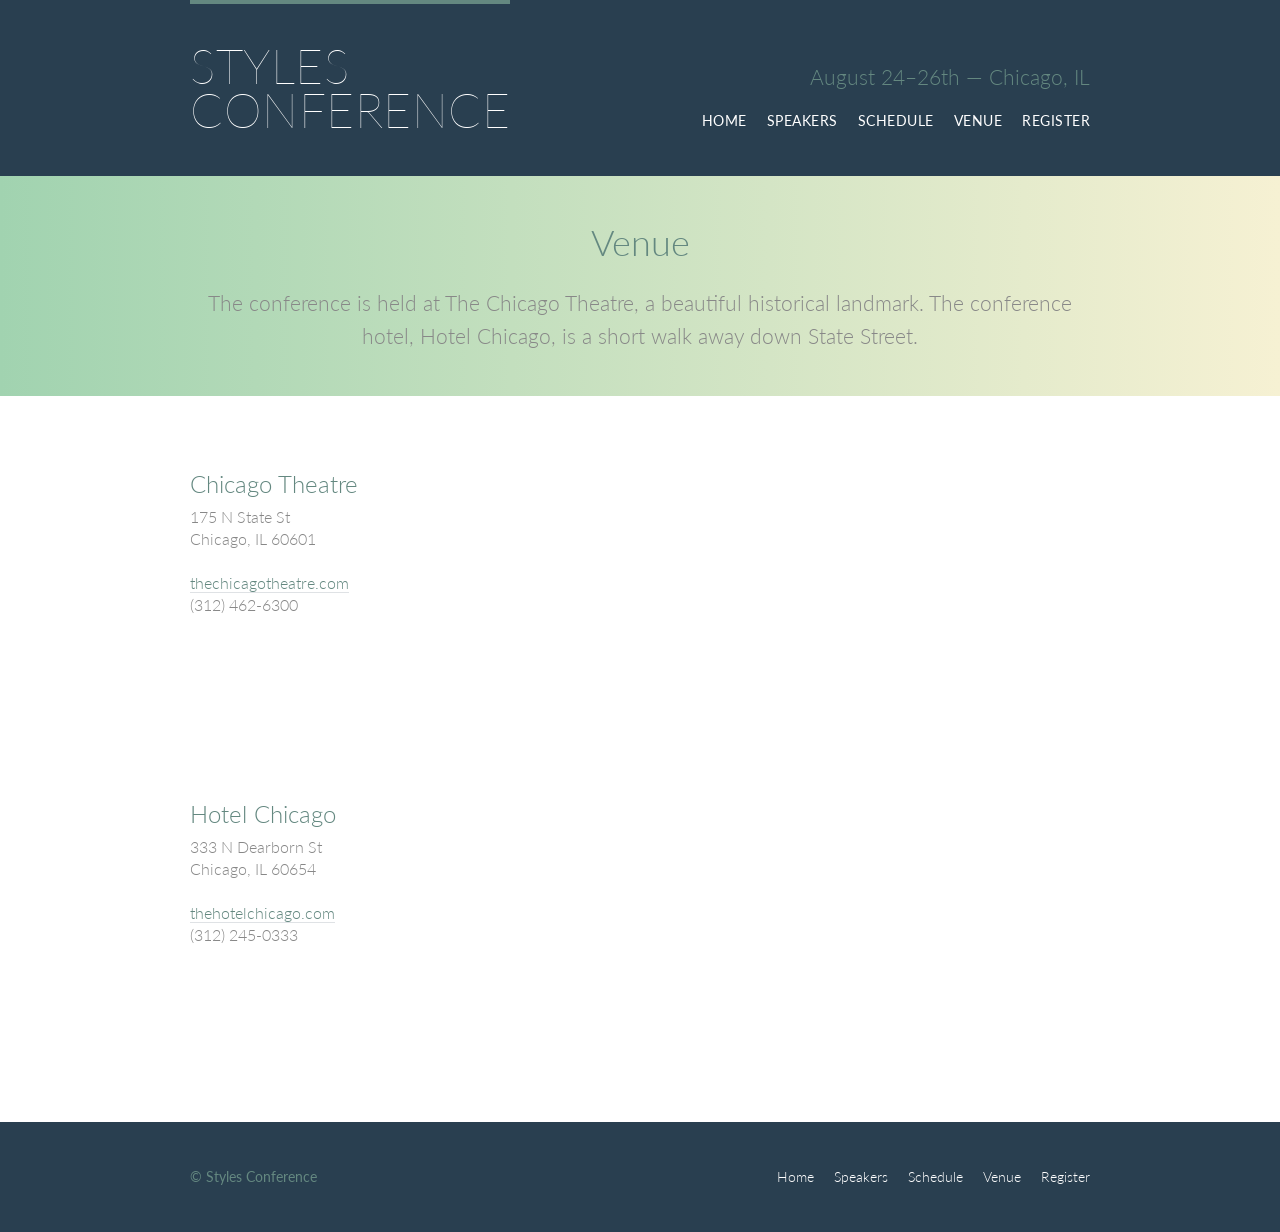
<file: ekobits/shayhowe/venue.html>
<!DOCTYPE html>
<html lang="en">

  <head>
    <meta charset="utf-8">
    <title>Venue - Styles Conference</title>
    <link rel="stylesheet" href="assets/stylesheets/main.css">
    <link rel="stylesheet" href="http://fonts.googleapis.com/css?family=Lato:100,300,400">
  </head>

  <body>

    <!-- Header -->

    <header class="primary-header container group">

      <h1 class="logo">
        <a href="index.html">Styles <br> Conference</a>
      </h1>

      <h3 class="tagline">August 24&ndash;26th &mdash; Chicago, IL</h3>

      <nav class="nav primary-nav">
        
        <ul>
          <li><a href="index.html">Home</a></li><!--
          --><li><a href="speakers.html">Speakers</a></li><!--
          --><li><a href="schedule.html">Schedule</a></li><!--
          --><li><a href="venue.html">Venue</a></li><!--
          --><li><a href="register.html">Register</a></li>
        </ul>
      </nav>

    </header>

    <!-- Lead -->

    <section class="row-alt">
      <div class="lead container">

        <h1>Venue</h1>

        <p>The conference is held at The Chicago Theatre, a beautiful historical landmark. The conference hotel, Hotel Chicago, is a short walk away down State Street.</p>

      </div>
    </section>

    <!-- Main content -->

    <section class="row">
      <div class="grid">

        <!-- Chicago Theatre -->

        <section class="venue-theatre">

          <div class="col-1-3">
            <h2>Chicago Theatre</h2>
            <p>175 N State St <br> Chicago, IL 60601</p>
            <p><a href="http://www.thechicagotheatre.com/">thechicagotheatre.com</a> <br> (312) 462-6300</p>
          </div><!--

          --><iframe class="venue-map col-2-3" src="https://www.google.com/maps/embed?pb=!1m5!3m3!1m2!1s0x880e2ca55810a493%3A0x4700ddf60fcbfad6!2schicago+theatre!5e0!3m2!1sen!2sus!4v1388701393606"></iframe>

        </section>

        <!-- Hotel Chicago -->

        <section class="venue-hotel">

          <div class="col-1-3">
            <h2>Hotel Chicago</h2>
            <p>333 N Dearborn St <br> Chicago, IL 60654</p>
            <p><a href="http://thehotelchicago.com/">thehotelchicago.com</a> <br> (312) 245-0333</p>
          </div><!--

          --><iframe class="venue-map col-2-3" src="https://www.google.com/maps/embed?pb=!1m5!3m3!1m2!1s0x880e2cb1da049173%3A0xa5c91d255a775f0b!2sHotel+Sax+Chicago%2C+North+Dearborn+Street%2C+Chicago%2C+IL!5e0!3m2!1sen!2sus!4v1388702493978"></iframe>

        </section>

      </div>
    </section>

    <!-- Footer -->

    <footer class="primary-footer container group">

      <small>&copy; Styles Conference</small>

      <nav class="nav">
        <ul>
          <li><a href="index.html">Home</a></li><!--
          --><li><a href="speakers.html">Speakers</a></li><!--
          --><li><a href="schedule.html">Schedule</a></li><!--
          --><li><a href="venue.html">Venue</a></li><!--
          --><li><a href="register.html">Register</a></li>
        </ul>
      </nav>

    </footer>

  </body>
</html>
</file>
<file: shayhowe/files/assets/stylesheets/main.css>
/* http://meyerweb.com/eric/tools/css/reset/
   v2.0 | 20110126
   License: none (public domain)
*/


html, body, div, span, applet, object, iframe,
h1, h2, h3, h4, h5, h6, p, blockquote, pre,
a, abbr, acronym, address, big, cite, code,
del, dfn, em, img, ins, kbd, q, s, samp,
small, strike, strong, sub, sup, tt, var,
b, u, i, center,
dl, dt, dd, ol, ul, li,
fieldset, form, label, legend,
table, caption, tbody, tfoot, thead, tr, th, td,
article, aside, canvas, details, embed,
figure, figcaption, footer, header, hgroup,
menu, nav, output, ruby, section, summary,
time, mark, audio, video {
  margin: 0;
  padding: 0;
  border: 0;
  font-size: 100%;
  font: inherit;
  vertical-align: baseline;
}

/* HTML5 display-role reset for older browsers */
article, aside, details, figcaption, figure,
footer, header, hgroup, menu, nav, section {
  display: block;
}
body {
  line-height: 1;
}
ol, ul {
  list-style: none;
}
blockquote, q {
  quotes: none;
}
blockquote:before, blockquote:after,
q:before, q:after {
  content: '';
  content: none;
}
table {
  border-collapse: collapse;
  border-spacing: 0;
}

/*
  ========================================
  Custom styles
  ========================================
*/

body {
  background: #293f50;
  color: #888;
  font: 300 16px/22px "Lato", "Open Sans", "Helvetica Neue", Helvetica, Arial, sans-serif;
}

/*
  ========================================
  Grid
  ========================================
*/

*,
*:before,
*:after {
  -webkit-box-sizing: border-box;
     -moz-box-sizing: border-box;
          box-sizing: border-box;
}
.container,
.grid {
  margin: 0 auto;
  width: 960px;
}
.container {
  padding-left: 30px;
  padding-right: 30px;
}
.grid,
.col-1-3,
.col-2-3 {
  padding-left: 15px;
  padding-right: 15px;
}
.col-1-3,
.col-2-3  {
  display: inline-block;
  vertical-align: top;
}
.col-1-3 {
  width: 33.33%;
}
.col-2-3 {
  width: 66.66%;
}

/*
  ========================================
  Clearfix
  ========================================
*/

.group:before,
.group:after {
  content: "";
  display: table;
}
.group:after {
  clear: both;
}
.group {
  clear: both;
  *zoom: 1;
}

/*
  ========================================
  Rows
  ========================================
*/

.row,
.row-alt {
  min-width: 960px;
}
.row {
  background: #fff;
  padding: 66px 0 44px 0;
}
.row-alt {
  background: #cbe2c1;
  background: -webkit-linear-gradient(to right, #a1d3b0, #f6f1d3);
  background:    -moz-linear-gradient(to right, #a1d3b0, #f6f1d3);
  background:         linear-gradient(to right, #a1d3b0, #f6f1d3);
  padding: 44px 0 22px 0;
}

/*
  ========================================
  Typography
  ========================================
*/

h1, h2, h3, h4 {
  color: #648880;
}
h1, h3, h4, h5, p {
  margin-bottom: 22px;
}
h1 {
  font-size: 36px;
  line-height: 44px;
}
h2 {
  font-size: 24px;
  line-height: 44px;
}
h3 {
  font-size: 21px;
}
h4 {
  font-size: 18px;
}
h5 {
  color: #a9b2b9;
  font-size: 14px;
  font-weight: 400;
  text-transform: uppercase;
}
strong {
  font-weight: 400;
}
cite,
em {
  font-style: italic;
}

/*
  ========================================
  Leads
  ========================================
*/

.lead {
  text-align: center;
}
.lead p {
  font-size: 21px;
  line-height: 33px;
}

/*
  ========================================
  Links
  ========================================
*/

a {
  color: #648880;
  text-decoration: none;
}
a:hover {
  color: #a9b2b9;
}
p a {
  border-bottom: 1px solid #dfe2e5;
}
.primary-header a,
.primary-footer a {
  color: #fff;
}
.primary-header a:hover,
.primary-footer a:hover {
  color: #648880;
}

/*
  ========================================
  Buttons
  ========================================
*/

.btn {
  border-radius: 5px;
  color: #fff;
  cursor: pointer;
  display: inline-block;
  font-weight: 400;
  letter-spacing: .5px;
  margin: 0;
  text-transform: uppercase;
}
.btn-default {
  border: 0;
  background: #648880;
  padding: 11px 30px;
  font-size: 14px;
}
.btn-default:hover {
  background: #77a198;
}
.btn-alt {
  border: 1px solid #fff;
  padding: 10px 30px;
}
.btn-alt:hover {
  background: #fff;
  color: #648880;
}

/*
  ========================================
  Primary header
  ========================================
*/

.logo {
  border-top: 4px solid #648880;
  float: left;
  font-size: 48px;
  font-weight: 100;
  letter-spacing: .5px;
  line-height: 44px;
  padding: 40px 0 22px 0;
  text-transform: uppercase;
}
.tagline {
  margin: 66px 0 22px 0;
  text-align: right;
}
.primary-nav {
  font-size: 14px;
  font-weight: 400;
  letter-spacing: .5px;
  text-transform: uppercase;
}

/*
  ========================================
  Primary footer
  ========================================
*/

.primary-footer {
  color: #648880;
  font-size: 14px;
  padding-bottom: 44px;
  padding-top: 44px;
}
.primary-footer small {
  float: left;
  font-weight: 400;
}

/*
  ========================================
  Navigation
  ========================================
*/

.nav {
  text-align: right;
}
.nav li {
  display: inline-block;
  margin: 0 10px;
  vertical-align: top;
}
.nav li:last-child {
  margin-right: 0;
}

/*
  ========================================
  Home
  ========================================
*/

.hero {
  color: #fff;
  line-height: 44px;
  padding: 22px 80px 66px 80px;
  text-align: center;
}
.hero h2 {
  font-size: 36px;
}
.hero p {
  font-size: 24px;
  font-weight: 100;
}
.teaser a:hover h3 {
  color: #a9b2b9;
}
.teaser img {
  border-radius: 5px;
  display: block;
  margin-bottom: 22px;
  max-width: 100%
}

/*
  ========================================
  Speakers
  ========================================
*/

.speaker {
  margin-bottom: 44px;
}
.speaker-info {
  border: 1px solid #dfe2e5;
  border-radius: 5px;
  margin-top: 88px;
  padding-bottom: 22px;
  text-align: center;
}
.speaker-info img {
  border-radius: 50%;
  height: 130px;
  margin: -66px 0 22px 0;
  vertical-align: top;
}

/*
  ========================================
  Schedule
  ========================================
*/

table {
  margin-bottom: 44px;
  width: 100%;
}
table:last-child {
  margin-bottom: 0;
}
th,
td {
  padding-bottom: 22px;
  vertical-align: top;
}
th {
  padding-right: 45px;
  text-align: right;
  width: 20%;
}
td {
  width: 40%;
}
thead {
  line-height: 44px;
}
thead th {
  color: #648880;
  font-size: 24px;
}
tbody th {
  color: #a9b2b9;
  font-size: 14px;
  font-weight: 400;
  padding-top: 22px;
  text-transform: uppercase;
}
tbody td {
  border-top: 1px solid #dfe2e5;
  padding-top: 21px;
}
tbody td:first-of-type {
  padding-right: 15px;
}
tbody td:last-of-type {
  padding-left: 15px;
}
tbody td:only-of-type {
  padding-left: 0;
  padding-right: 0;
}
table a {
  color: #888;
}
table h4 {
  margin-bottom: 0;
}
.schedule-offset {
  color: #a9b2b9;
}

/*
  ========================================
  Venue
  ========================================
*/

.venue-theatre {
  margin-bottom: 66px;
}
.venue-hotel {
  margin-bottom: 22px;
}
.venue-map {
  height: 264px;
}

/*
  ========================================
  Register
  ========================================
*/

.why-attend {
  list-style: square;
  margin: 0 0 22px 30px;
}
form {
  margin-bottom: 22px;
}
input,
select,
textarea {
  font: 300 16px/22px "Lato", "Open Sans", "Helvetica Neue", Helvetica, Arial, sans-serif;
}
.register-group label {
  color: #648880;
  cursor: pointer;
  font-weight: 400;
}
.register-group input,
.register-group select,
.register-group textarea {
  border: 1px solid #c6c9cc;
  border-radius: 5px;
  color: #888;
  display: block;
  margin: 5px 0 27px 0;
  padding: 5px 8px;
}
.register-group input,
.register-group textarea {
  width: 100%;
}
.register-group select {
  height: 34px;
  width: 60px;
}
.register-group textarea {
  height: 78px;
}
</file>
<file: ekobits/shayhowe/assets/stylesheets/main.css>
/* http://meyerweb.com/eric/tools/css/reset/
   v2.0 | 20110126
   License: none (public domain)
*/


html, body, div, span, applet, object, iframe,
h1, h2, h3, h4, h5, h6, p, blockquote, pre,
a, abbr, acronym, address, big, cite, code,
del, dfn, em, img, ins, kbd, q, s, samp,
small, strike, strong, sub, sup, tt, var,
b, u, i, center,
dl, dt, dd, ol, ul, li,
fieldset, form, label, legend,
table, caption, tbody, tfoot, thead, tr, th, td,
article, aside, canvas, details, embed,
figure, figcaption, footer, header, hgroup,
menu, nav, output, ruby, section, summary,
time, mark, audio, video {
  margin: 0;
  padding: 0;
  border: 0;
  font-size: 100%;
  font: inherit;
  vertical-align: baseline;
}

/* HTML5 display-role reset for older browsers */
article, aside, details, figcaption, figure,
footer, header, hgroup, menu, nav, section {
  display: block;
}
body {
  line-height: 1;
}
ol, ul {
  list-style: none;
}
blockquote, q {
  quotes: none;
}
blockquote:before, blockquote:after,
q:before, q:after {
  content: '';
  content: none;
}
table {
  border-collapse: collapse;
  border-spacing: 0;
}

/*
  ========================================
  Custom styles
  ========================================
*/

body {
  background: #293f50;
  color: #888;
  font: 300 16px/22px "Lato", "Open Sans", "Helvetica Neue", Helvetica, Arial, sans-serif;
}

/*
  ========================================
  Grid
  ========================================
*/

*,
*:before,
*:after {
  -webkit-box-sizing: border-box;
     -moz-box-sizing: border-box;
          box-sizing: border-box;
}
.container,
.grid {
  margin: 0 auto;
  width: 960px;
}
.container {
  padding-left: 30px;
  padding-right: 30px;
}
.grid,
.col-1-3,
.col-2-3 {
  padding-left: 15px;
  padding-right: 15px;
}
.col-1-3,
.col-2-3  {
  display: inline-block;
  vertical-align: top;
}
.col-1-3 {
  width: 33.33%;
}
.col-2-3 {
  width: 66.66%;
}

/*
  ========================================
  Clearfix
  ========================================
*/

.group:before,
.group:after {
  content: "";
  display: table;
}
.group:after {
  clear: both;
}
.group {
  clear: both;
  *zoom: 1;
}

/*
  ========================================
  Rows
  ========================================
*/

.row,
.row-alt {
  min-width: 960px;
}
.row {
  background: #fff;
  padding: 66px 0 44px 0;
}
.row-alt {
  background: #cbe2c1;
  background: -webkit-linear-gradient(to right, #a1d3b0, #f6f1d3);
  background:    -moz-linear-gradient(to right, #a1d3b0, #f6f1d3);
  background:         linear-gradient(to right, #a1d3b0, #f6f1d3);
  padding: 44px 0 22px 0;
}

/*
  ========================================
  Typography
  ========================================
*/

h1, h2, h3, h4 {
  color: #648880;
}
h1, h3, h4, h5, p {
  margin-bottom: 22px;
}
h1 {
  font-size: 36px;
  line-height: 44px;
}
h2 {
  font-size: 24px;
  line-height: 44px;
}
h3 {
  font-size: 21px;
}
h4 {
  font-size: 18px;
}
h5 {
  color: #a9b2b9;
  font-size: 14px;
  font-weight: 400;
  text-transform: uppercase;
}
strong {
  font-weight: 400;
}
cite,
em {
  font-style: italic;
}

/*
  ========================================
  Leads
  ========================================
*/

.lead {
  text-align: center;
}
.lead p {
  font-size: 21px;
  line-height: 33px;
}

/*
  ========================================
  Links
  ========================================
*/

a {
  color: #648880;
  text-decoration: none;
}
a:hover {
  color: #a9b2b9;
}
p a {
  border-bottom: 1px solid #dfe2e5;
}
.primary-header a,
.primary-footer a {
  color: #fff;
}
.primary-header a:hover,
.primary-footer a:hover {
  color: #648880;
}

/*
  ========================================
  Buttons
  ========================================
*/

.btn {
  border-radius: 5px;
  color: #fff;
  cursor: pointer;
  display: inline-block;
  font-weight: 400;
  letter-spacing: .5px;
  margin: 0;
  text-transform: uppercase;
}
.btn-default {
  border: 0;
  background: #648880;
  padding: 11px 30px;
  font-size: 14px;
}
.btn-default:hover {
  background: #77a198;
}
.btn-alt {
  border: 1px solid #fff;
  padding: 10px 30px;
}
.btn-alt:hover {
  background: #fff;
  color: #648880;
}

/*
  ========================================
  Primary header
  ========================================
*/

.logo {
  border-top: 4px solid #648880;
  float: left;
  font-size: 48px;
  font-weight: 100;
  letter-spacing: .5px;
  line-height: 44px;
  padding: 40px 0 22px 0;
  text-transform: uppercase;
}
.tagline {
  margin: 66px 0 22px 0;
  text-align: right;
}
.primary-nav {
  font-size: 14px;
  font-weight: 400;
  letter-spacing: .5px;
  text-transform: uppercase;
}

/*
  ========================================
  Primary footer
  ========================================
*/

.primary-footer {
  color: #648880;
  font-size: 14px;
  padding-bottom: 44px;
  padding-top: 44px;
}
.primary-footer small {
  float: left;
  font-weight: 400;
}

/*
  ========================================
  Navigation
  ========================================
*/

.nav {
  text-align: right;
}
.nav li {
  display: inline-block;
  margin: 0 10px;
  vertical-align: top;
}
.nav li:last-child {
  margin-right: 0;
}

/*
  ========================================
  Home
  ========================================
*/

.hero {
  color: #fff;
  line-height: 44px;
  padding: 22px 80px 66px 80px;
  text-align: center;
}
.hero h2 {
  font-size: 36px;
}
.hero p {
  font-size: 24px;
  font-weight: 100;
}
.teaser a:hover h3 {
  color: #a9b2b9;
}
.teaser img {
  border-radius: 5px;
  display: block;
  margin-bottom: 22px;
  max-width: 100%
}

/*
  ========================================
  Speakers
  ========================================
*/

.speaker {
  margin-bottom: 44px;
}
.speaker-info {
  border: 1px solid #dfe2e5;
  border-radius: 5px;
  margin-top: 88px;
  padding-bottom: 22px;
  text-align: center;
}
.speaker-info img {
  border-radius: 50%;
  height: 130px;
  margin: -66px 0 22px 0;
  vertical-align: top;
}

/*
  ========================================
  Schedule
  ========================================
*/

table {
  margin-bottom: 44px;
  width: 100%;
}
table:last-child {
  margin-bottom: 0;
}
th,
td {
  padding-bottom: 22px;
  vertical-align: top;
}
th {
  padding-right: 45px;
  text-align: right;
  width: 20%;
}
td {
  width: 40%;
}
thead {
  line-height: 44px;
}
thead th {
  color: #648880;
  font-size: 24px;
}
tbody th {
  color: #a9b2b9;
  font-size: 14px;
  font-weight: 400;
  padding-top: 22px;
  text-transform: uppercase;
}
tbody td {
  border-top: 1px solid #dfe2e5;
  padding-top: 21px;
}
tbody td:first-of-type {
  padding-right: 15px;
}
tbody td:last-of-type {
  padding-left: 15px;
}
tbody td:only-of-type {
  padding-left: 0;
  padding-right: 0;
}
table a {
  color: #888;
}
table h4 {
  margin-bottom: 0;
}
.schedule-offset {
  color: #a9b2b9;
}

/*
  ========================================
  Venue
  ========================================
*/

.venue-theatre {
  margin-bottom: 66px;
}
.venue-hotel {
  margin-bottom: 22px;
}
.venue-map {
  height: 264px;
}

/*
  ========================================
  Register
  ========================================
*/

.why-attend {
  list-style: square;
  margin: 0 0 22px 30px;
}
form {
  margin-bottom: 22px;
}
input,
select,
textarea {
  font: 300 16px/22px "Lato", "Open Sans", "Helvetica Neue", Helvetica, Arial, sans-serif;
}
.register-group label {
  color: #648880;
  cursor: pointer;
  font-weight: 400;
}
.register-group input,
.register-group select,
.register-group textarea {
  border: 1px solid #c6c9cc;
  border-radius: 5px;
  color: #888;
  display: block;
  margin: 5px 0 27px 0;
  padding: 5px 8px;
}
.register-group input,
.register-group textarea {
  width: 100%;
}
.register-group select {
  height: 34px;
  width: 60px;
}
.register-group textarea {
  height: 78px;
}
</file>
